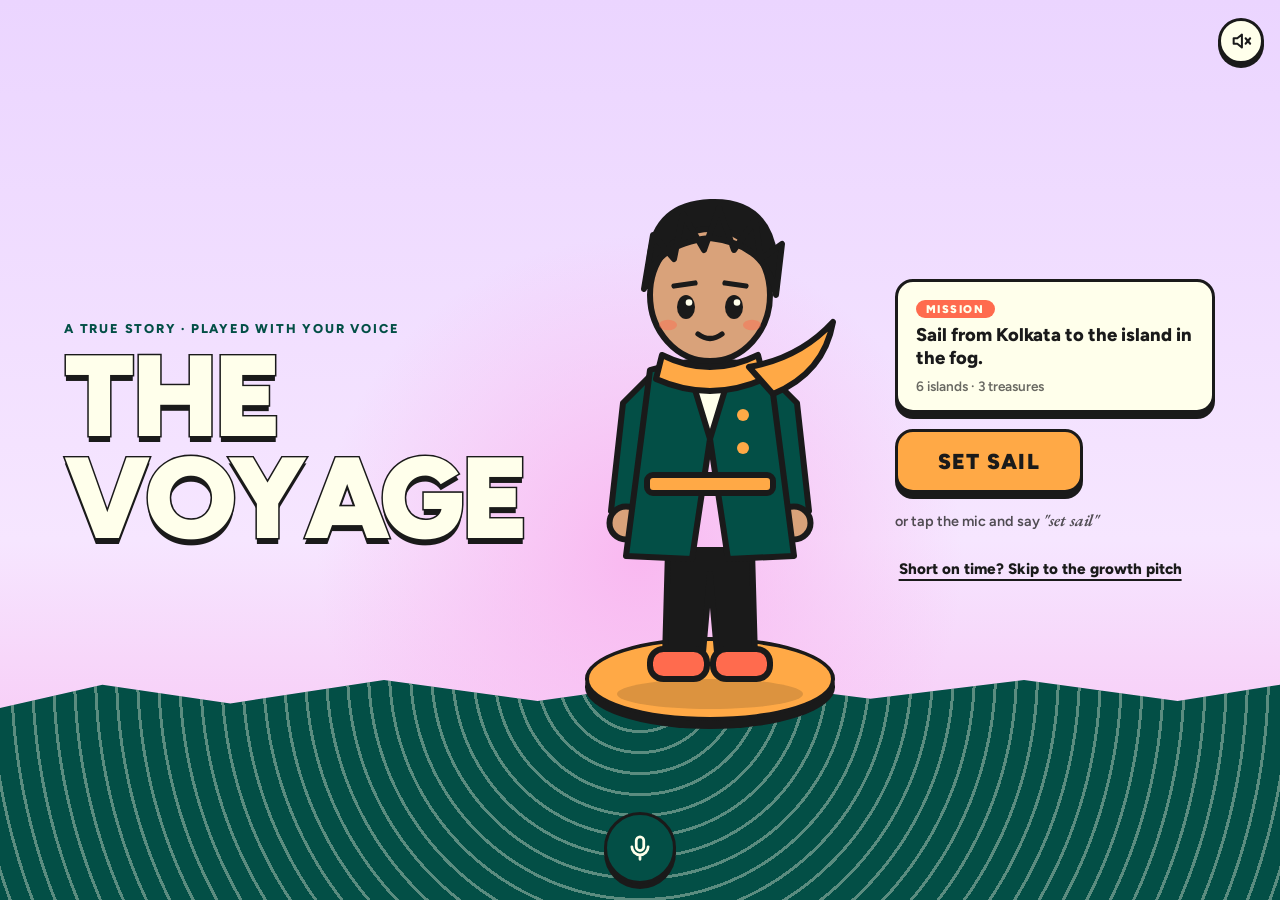
<file: index.html>
<!doctype html>
<html lang="en">
<head>
  <meta charset="utf-8">
  <meta name="viewport" content="width=device-width, initial-scale=1, viewport-fit=cover">
  <title>The Voyage</title>
  <meta name="description" content="A true story from a village in Bihar to Wispr Flow. A game you play with your voice.">
  <link rel="preconnect" href="https://fonts.googleapis.com">
  <link rel="preconnect" href="https://fonts.gstatic.com" crossorigin>
  <link href="https://fonts.googleapis.com/css2?family=EB+Garamond:ital,wght@0,400;0,500;1,400&family=Figtree:wght@400;600;800;900&display=swap" rel="stylesheet">
  <link rel="stylesheet" href="css/game.css">
</head>
<body data-screen="lobby">
  <div id="app">

    <!-- HUD: always on top, like a mobile game -->
    <header class="hud">
      <div class="hud-player">
        <div class="hud-avatar" data-art="portrait"></div>
        <div class="hud-id">
          <p class="hud-name"></p>
          <p class="hud-where">The harbour</p>
        </div>
      </div>
      <div class="hud-right">
        <div class="hud-loot" aria-label="Treasures found">
          <span class="hud-chest" data-art="chest"></span>
          <span class="hud-loot-count">0/3</span>
        </div>
        <button class="hud-btn sound-toggle" type="button" aria-pressed="false" aria-label="Sound off. Turn sound on">
          <svg class="icon-off" viewBox="0 0 24 24" aria-hidden="true"><path d="M4 9h4l5-4v14l-5-4H4z"/><path d="M17 9l5 6M22 9l-5 6"/></svg>
          <svg class="icon-on" viewBox="0 0 24 24" aria-hidden="true"><path d="M4 9h4l5-4v14l-5-4H4z"/><path d="M17 8.5a5 5 0 0 1 0 7M19.5 6a8.5 8.5 0 0 1 0 12"/></svg>
        </button>
      </div>
    </header>

    <!-- Lobby -->
    <section class="screen" id="lobby" aria-label="Lobby">
      <div class="lobby-sea" aria-hidden="true"></div>
      <div class="lobby-title">
        <p class="kicker">A true story · Played with your voice</p>
        <h1>The<br>Voyage</h1>
      </div>
      <div class="lobby-hero">
        <div class="hero-stage" aria-hidden="true"></div>
        <div class="hero" data-art="hero" role="img" aria-label="Nirmal, the captain"></div>
      </div>
      <div class="lobby-panel">
        <div class="mission">
          <p class="mission-label">Mission</p>
          <p class="mission-text">Sail from Kolkata to the island in the fog.</p>
          <p class="mission-meta"><span class="island-count"></span> islands · 3 treasures</p>
        </div>
        <button class="big-btn" type="button" data-action="sail">Set sail</button>
        <p class="hint">or tap the mic and say <em>"set sail"</em></p>
        <button class="skip-btn" type="button" data-action="pitch">Short on time? Skip to the growth pitch</button>
      </div>
    </section>

    <!-- Sea map -->
    <section class="screen" id="map" aria-label="Sea map" hidden>
      <svg class="map-svg" viewBox="0 0 1000 1000" preserveAspectRatio="xMidYMid meet"></svg>
    </section>

    <!-- Island close-up -->
    <section class="screen" id="island" aria-label="Island" hidden>
      <svg class="island-svg" viewBox="0 0 1000 1000" preserveAspectRatio="xMidYMid meet"></svg>
    </section>

    <!-- Inside a place -->
    <section class="screen" id="inside" aria-label="Inside" hidden>
      <div class="inside-art" aria-hidden="true"></div>
    </section>

    <!-- Anime-style dialog box -->
    <div class="dialog" role="dialog" aria-live="polite" hidden>
      <div class="dialog-portrait" aria-hidden="true"></div>
      <div class="dialog-box">
        <p class="dialog-name"></p>
        <p class="dialog-text"></p>
        <span class="dialog-next" aria-hidden="true"></span>
      </div>
    </div>

    <!-- Activity card: a trial, choice, log or demo after a place's dialog -->
    <div class="activity" role="dialog" aria-labelledby="activity-title" hidden>
      <div class="activity-card">
        <p class="activity-kicker"></p>
        <h2 class="activity-title" id="activity-title"></h2>
        <div class="activity-body"></div>
        <button class="big-btn activity-done" type="button">Continue</button>
      </div>
    </div>

    <!-- Treasure / island cleared popup -->
    <div class="reward" role="alertdialog" aria-modal="true" hidden>
      <div class="reward-card">
        <div class="reward-chest" data-art="chest"></div>
        <p class="reward-kicker"></p>
        <h2 class="reward-title"></h2>
        <p class="reward-detail"></p>
        <div class="reward-lesson" hidden>
          <p class="lesson-label">Growth lesson</p>
          <p class="lesson-text"></p>
          <p class="lesson-label">At Wispr Flow</p>
          <p class="lesson-flow"></p>
        </div>
        <button class="big-btn" type="button" data-action="reward-ok">Back to the sea</button>
      </div>
    </div>

    <p class="toast" aria-live="polite"></p>

    <!-- Voice dock -->
    <nav class="dock" aria-label="Controls">
      <p class="dock-transcript" aria-live="polite"></p>
      <div class="dock-row">
        <button class="dock-btn" type="button" data-action="back" aria-label="Back">
          <svg viewBox="0 0 24 24" aria-hidden="true"><path d="M15 6l-6 6 6 6"/></svg>
        </button>
        <button class="mic-btn" type="button" aria-pressed="false" aria-label="Speak a command" hidden>
          <svg viewBox="0 0 24 24" aria-hidden="true"><rect x="9" y="3" width="6" height="11" rx="3"/><path d="M5.5 11a6.5 6.5 0 0 0 13 0M12 17.5V21"/></svg>
        </button>
        <span class="dock-spacer" aria-hidden="true"></span>
      </div>
    </nav>
  </div>

  <script src="js/game-data.js"></script>
  <script src="js/art.js"></script>
  <script src="js/activities.js"></script>
  <script src="js/game.js"></script>
</body>
</html>
</file>
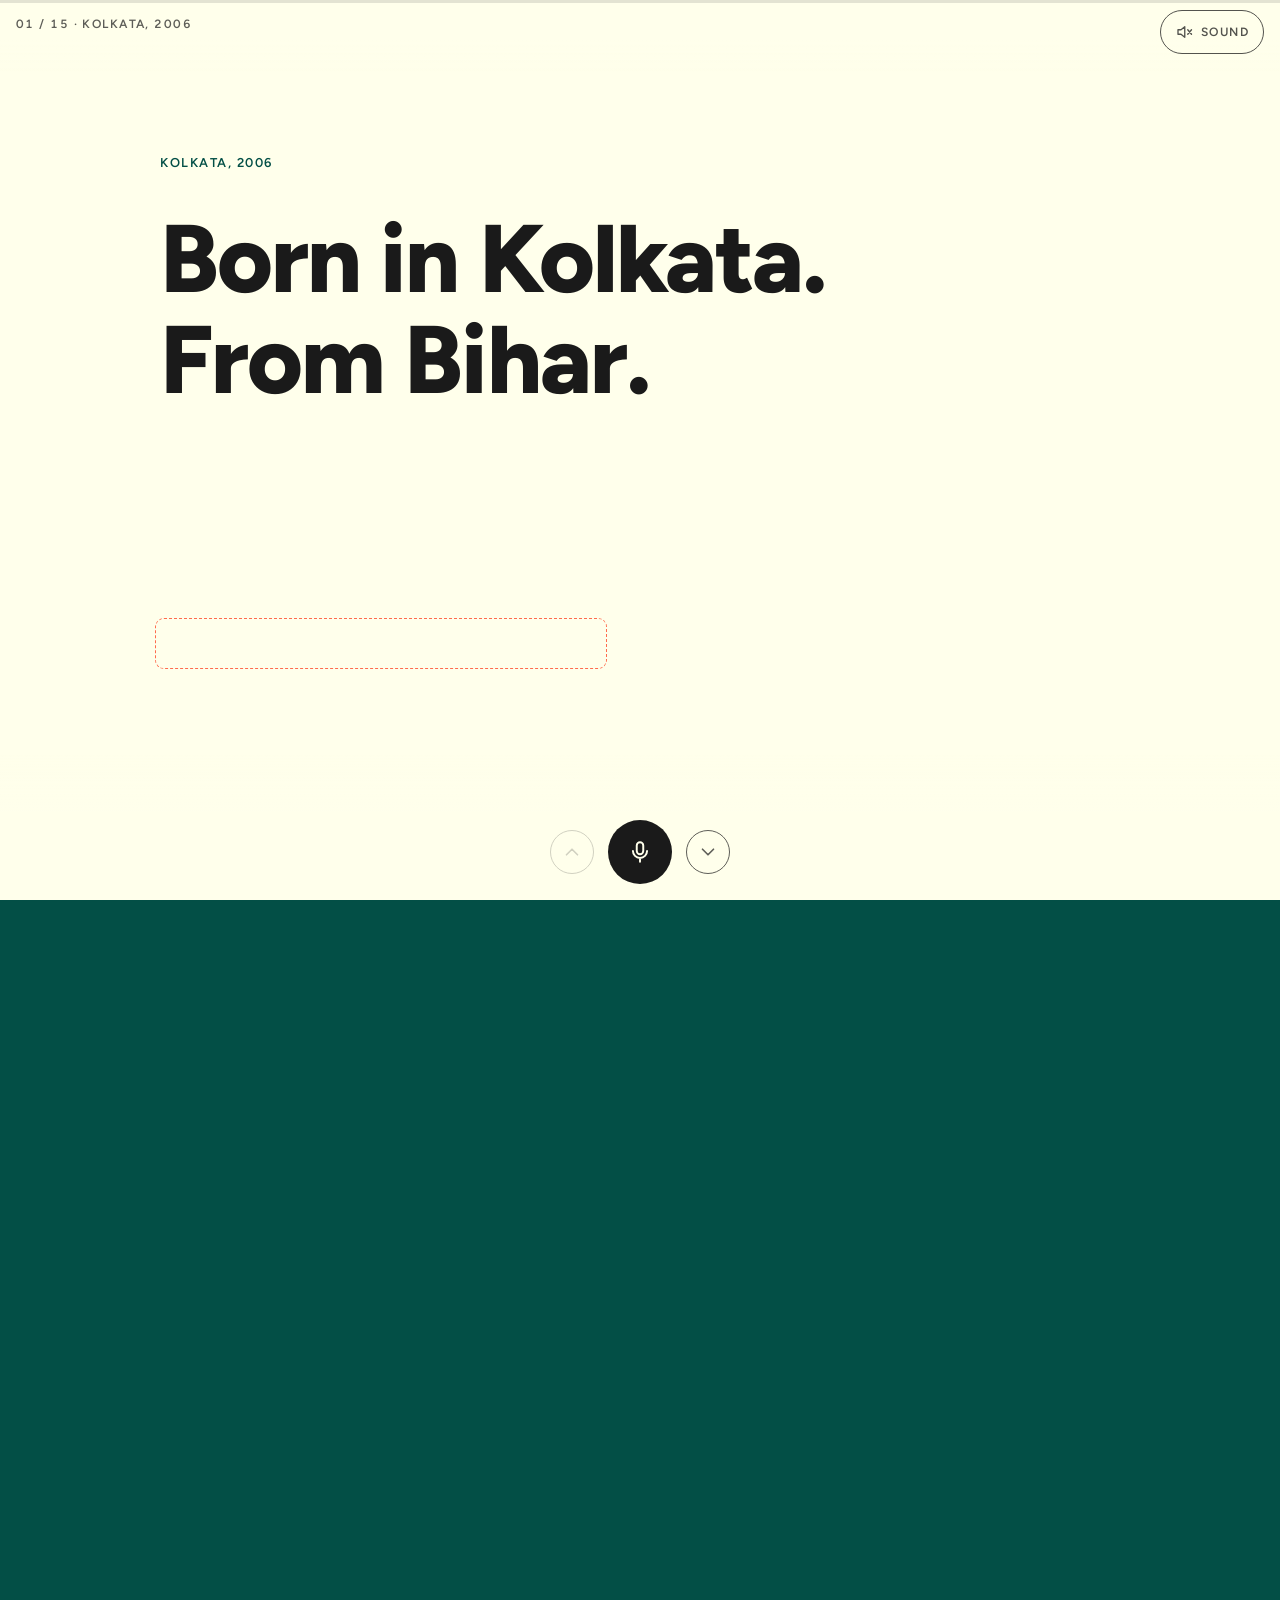
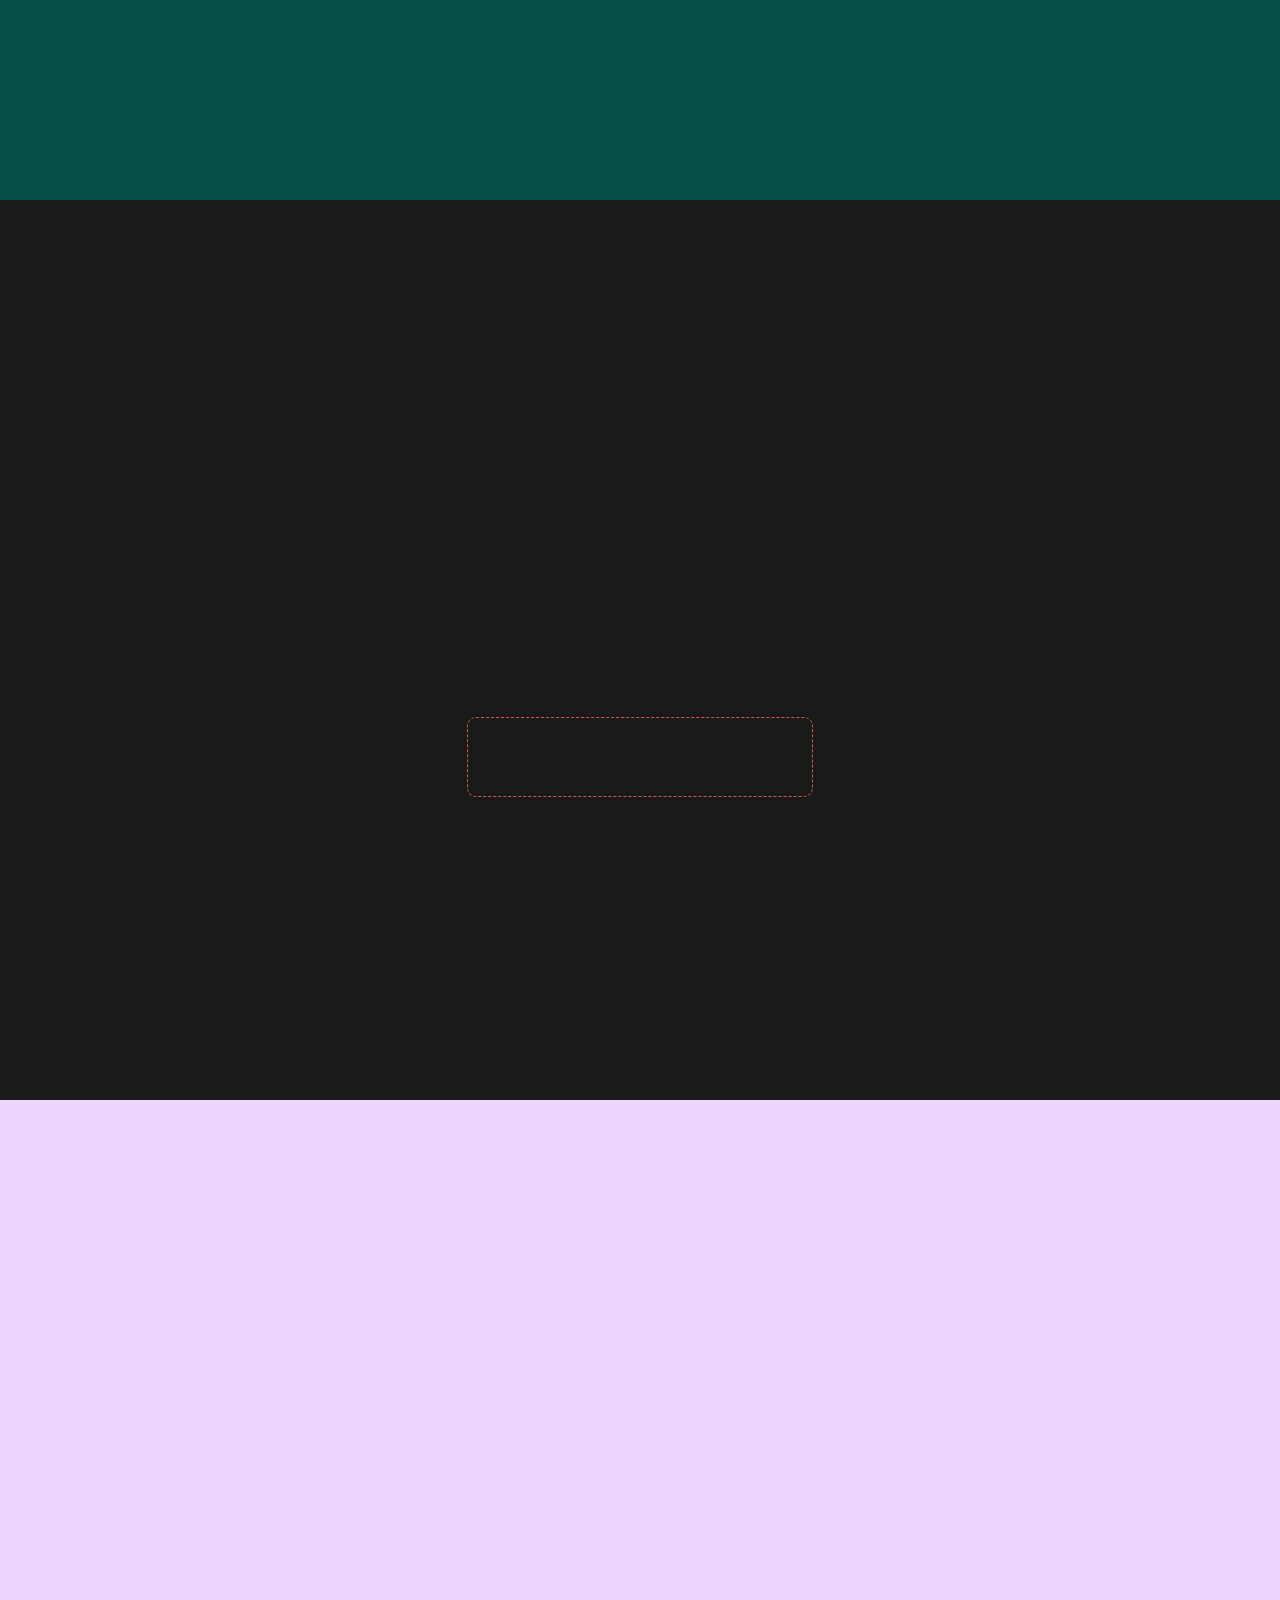
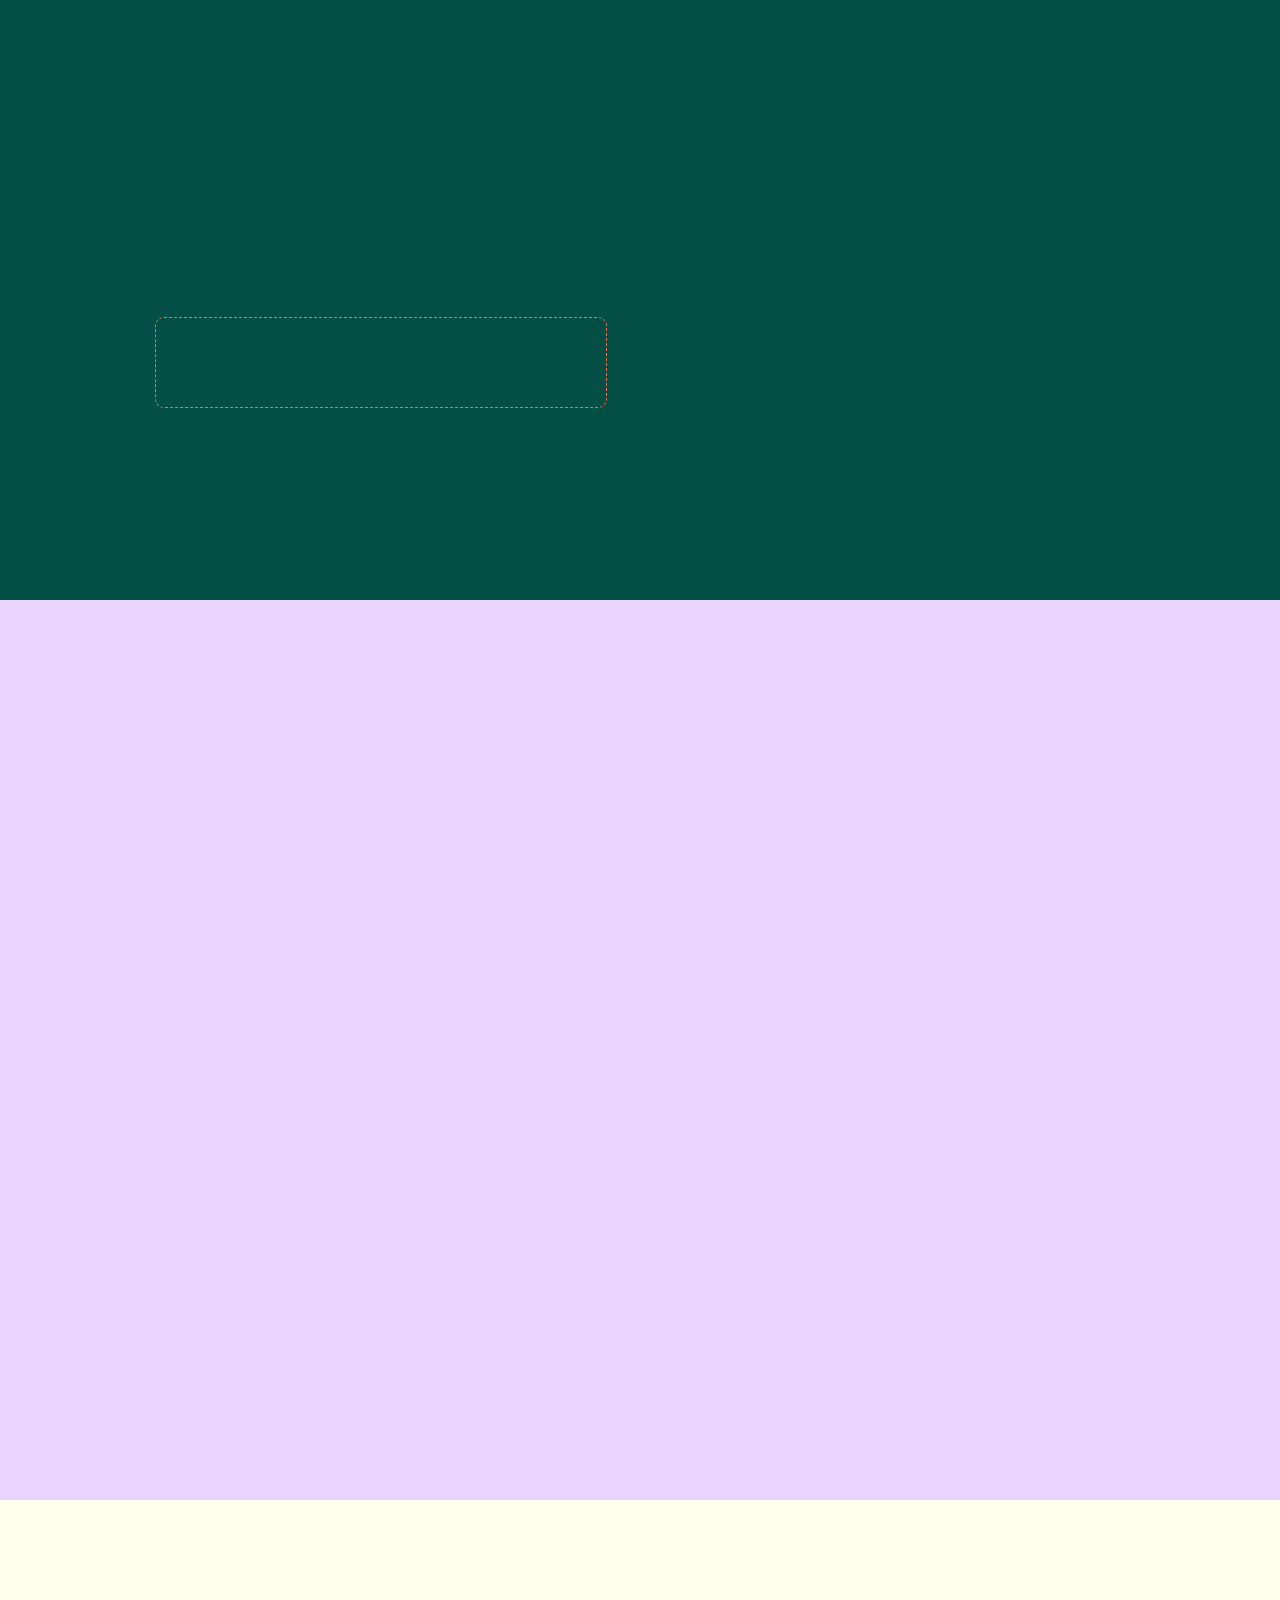
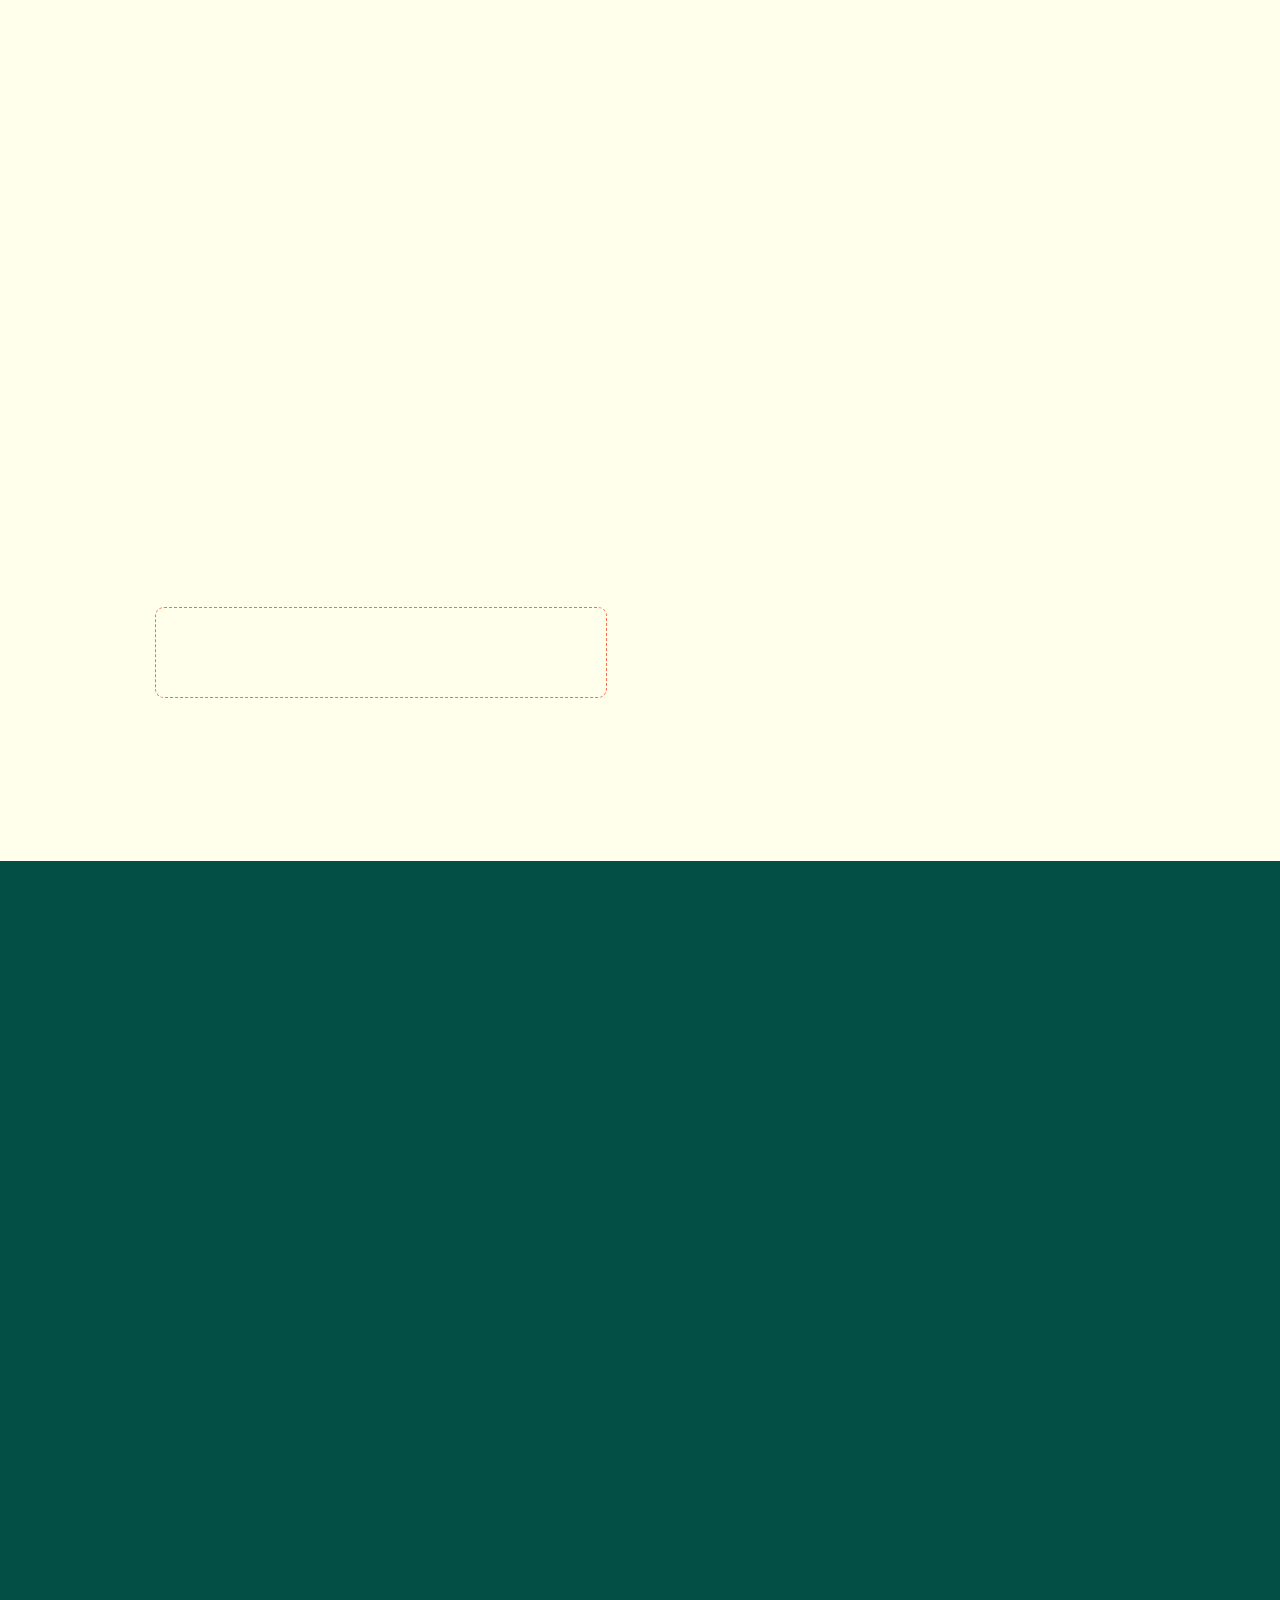
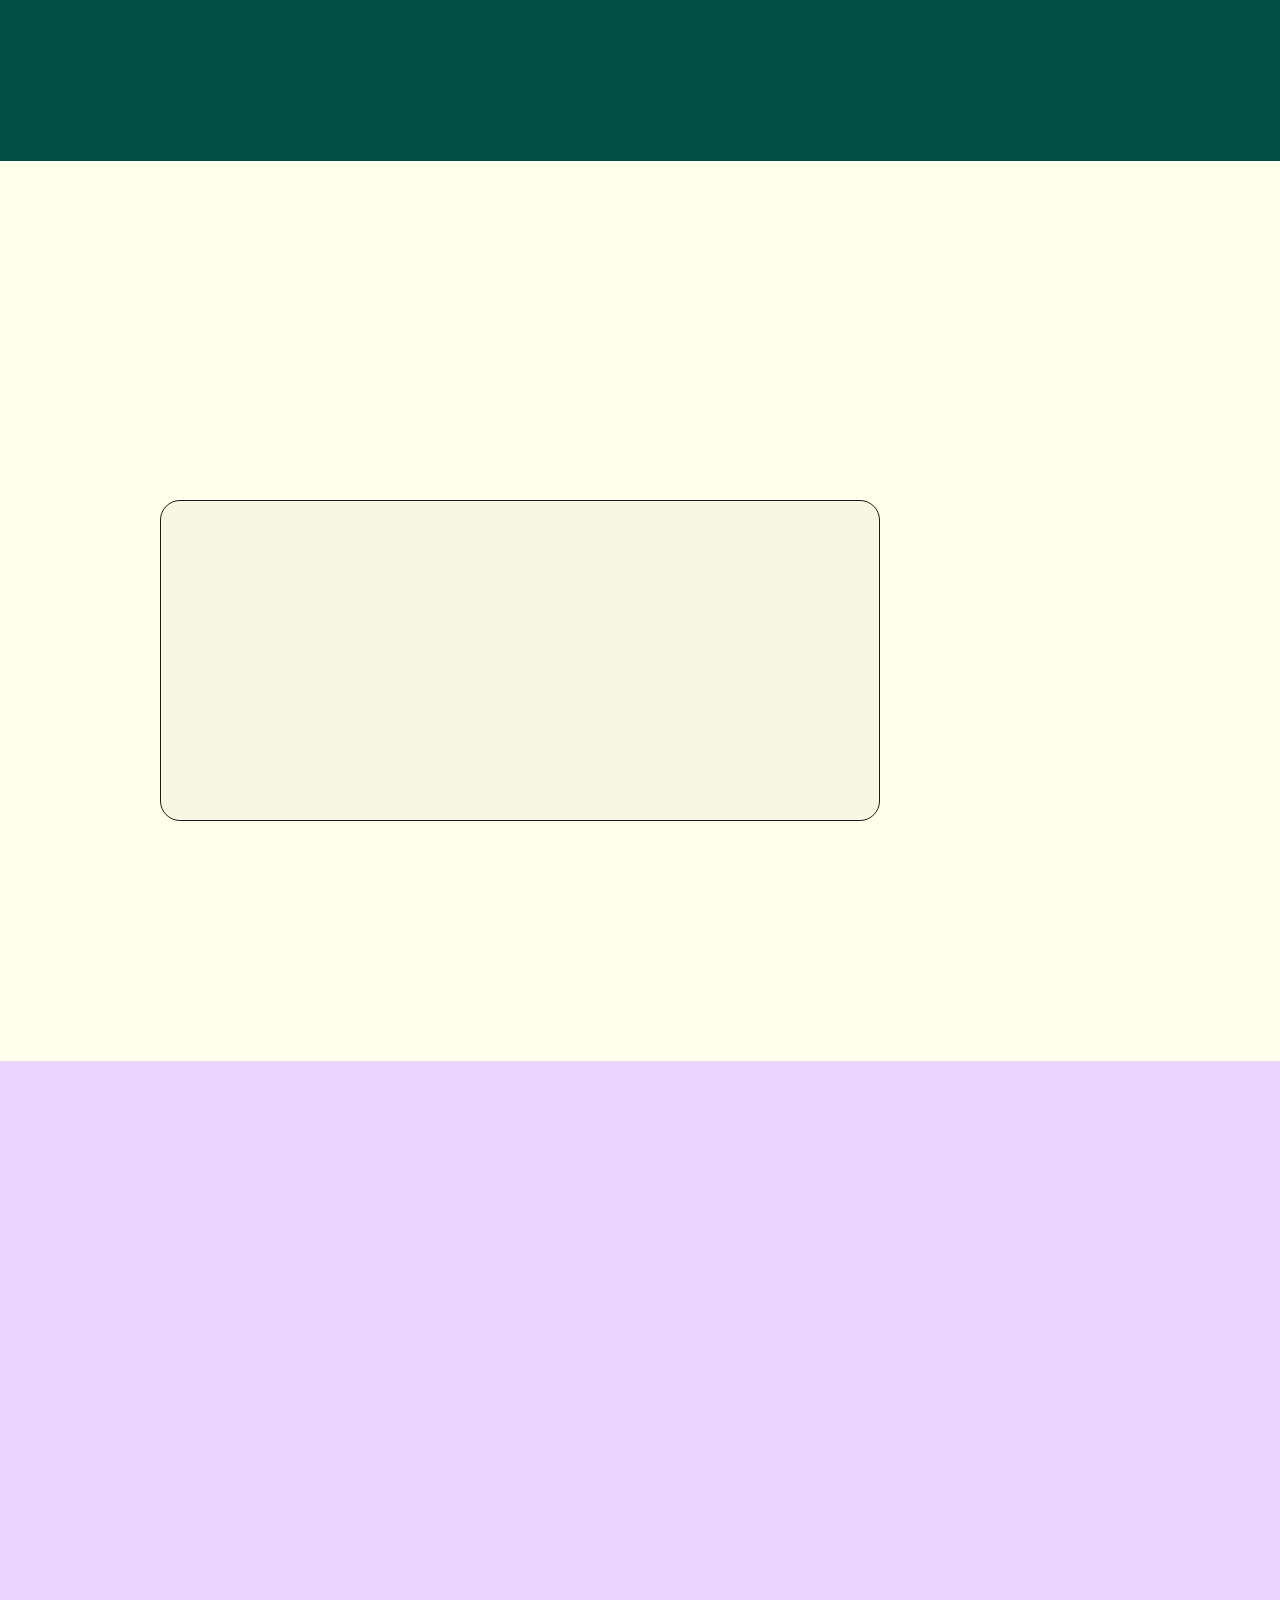
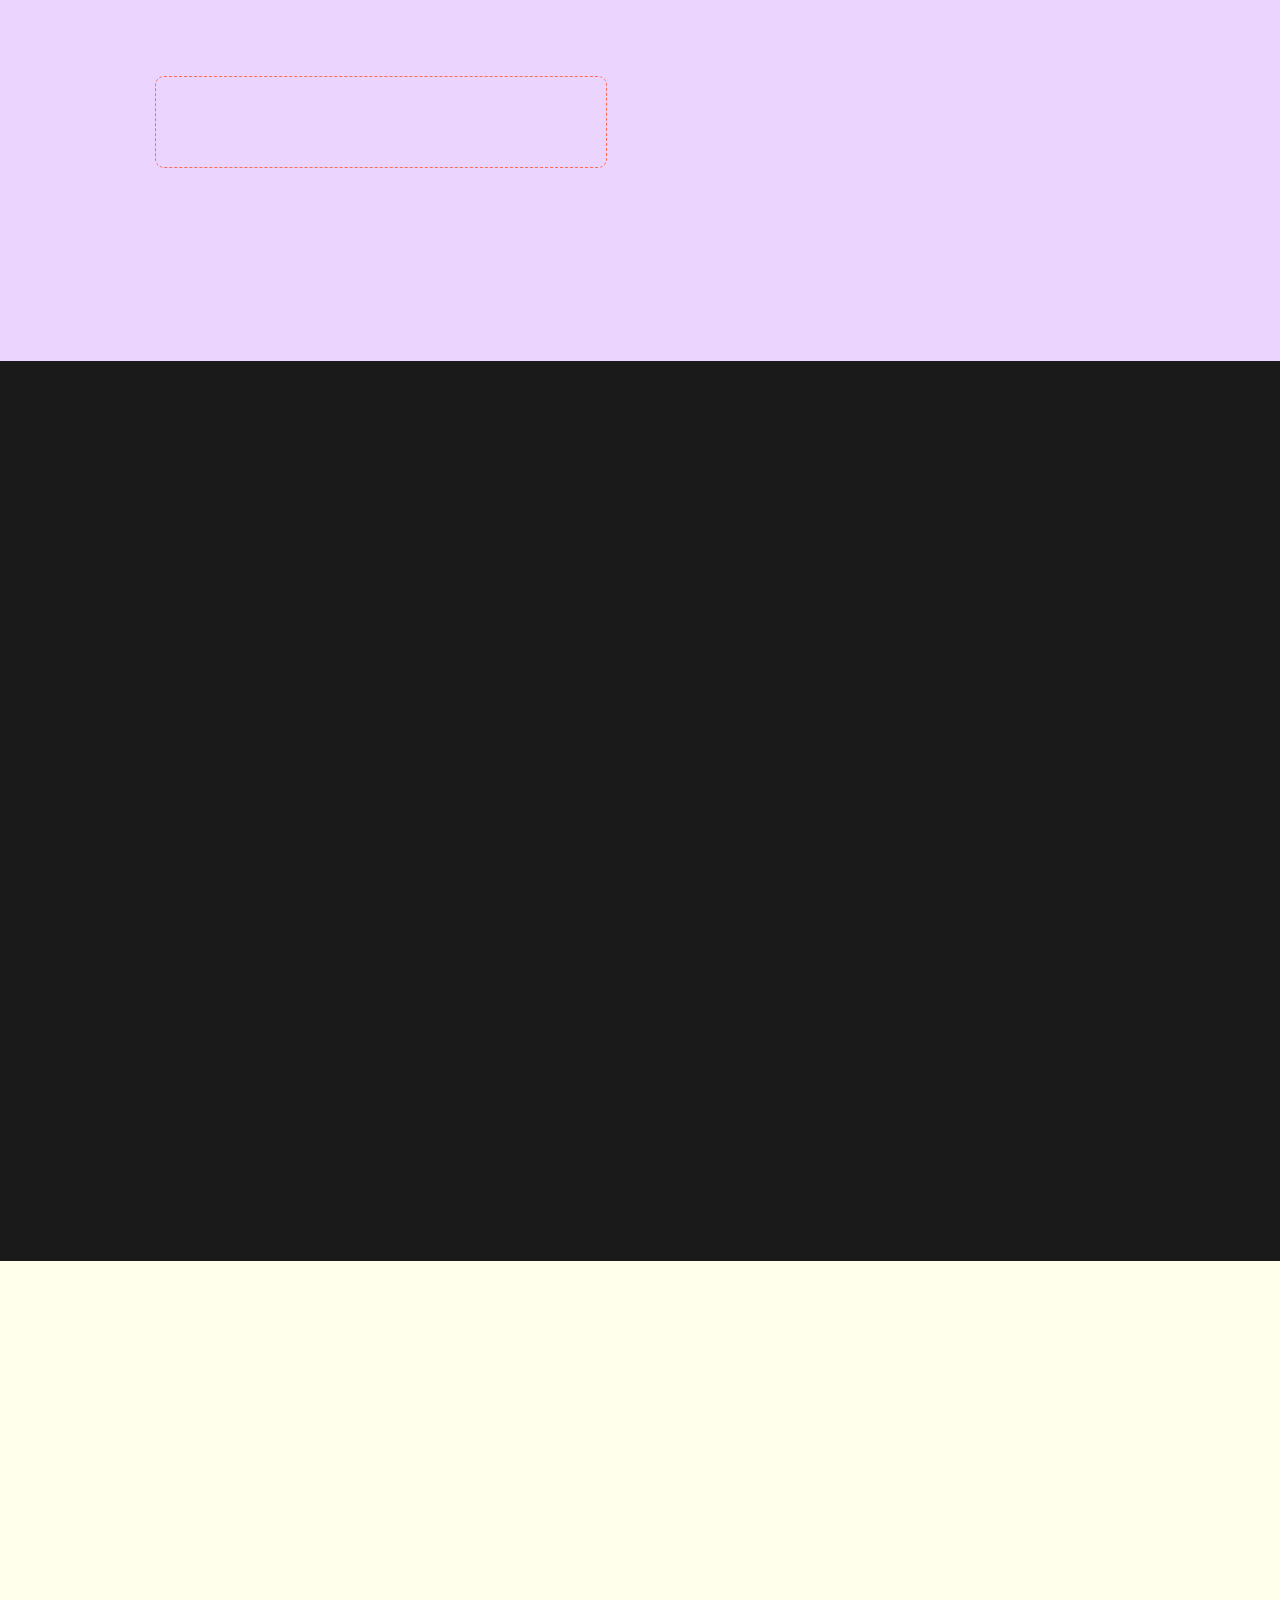
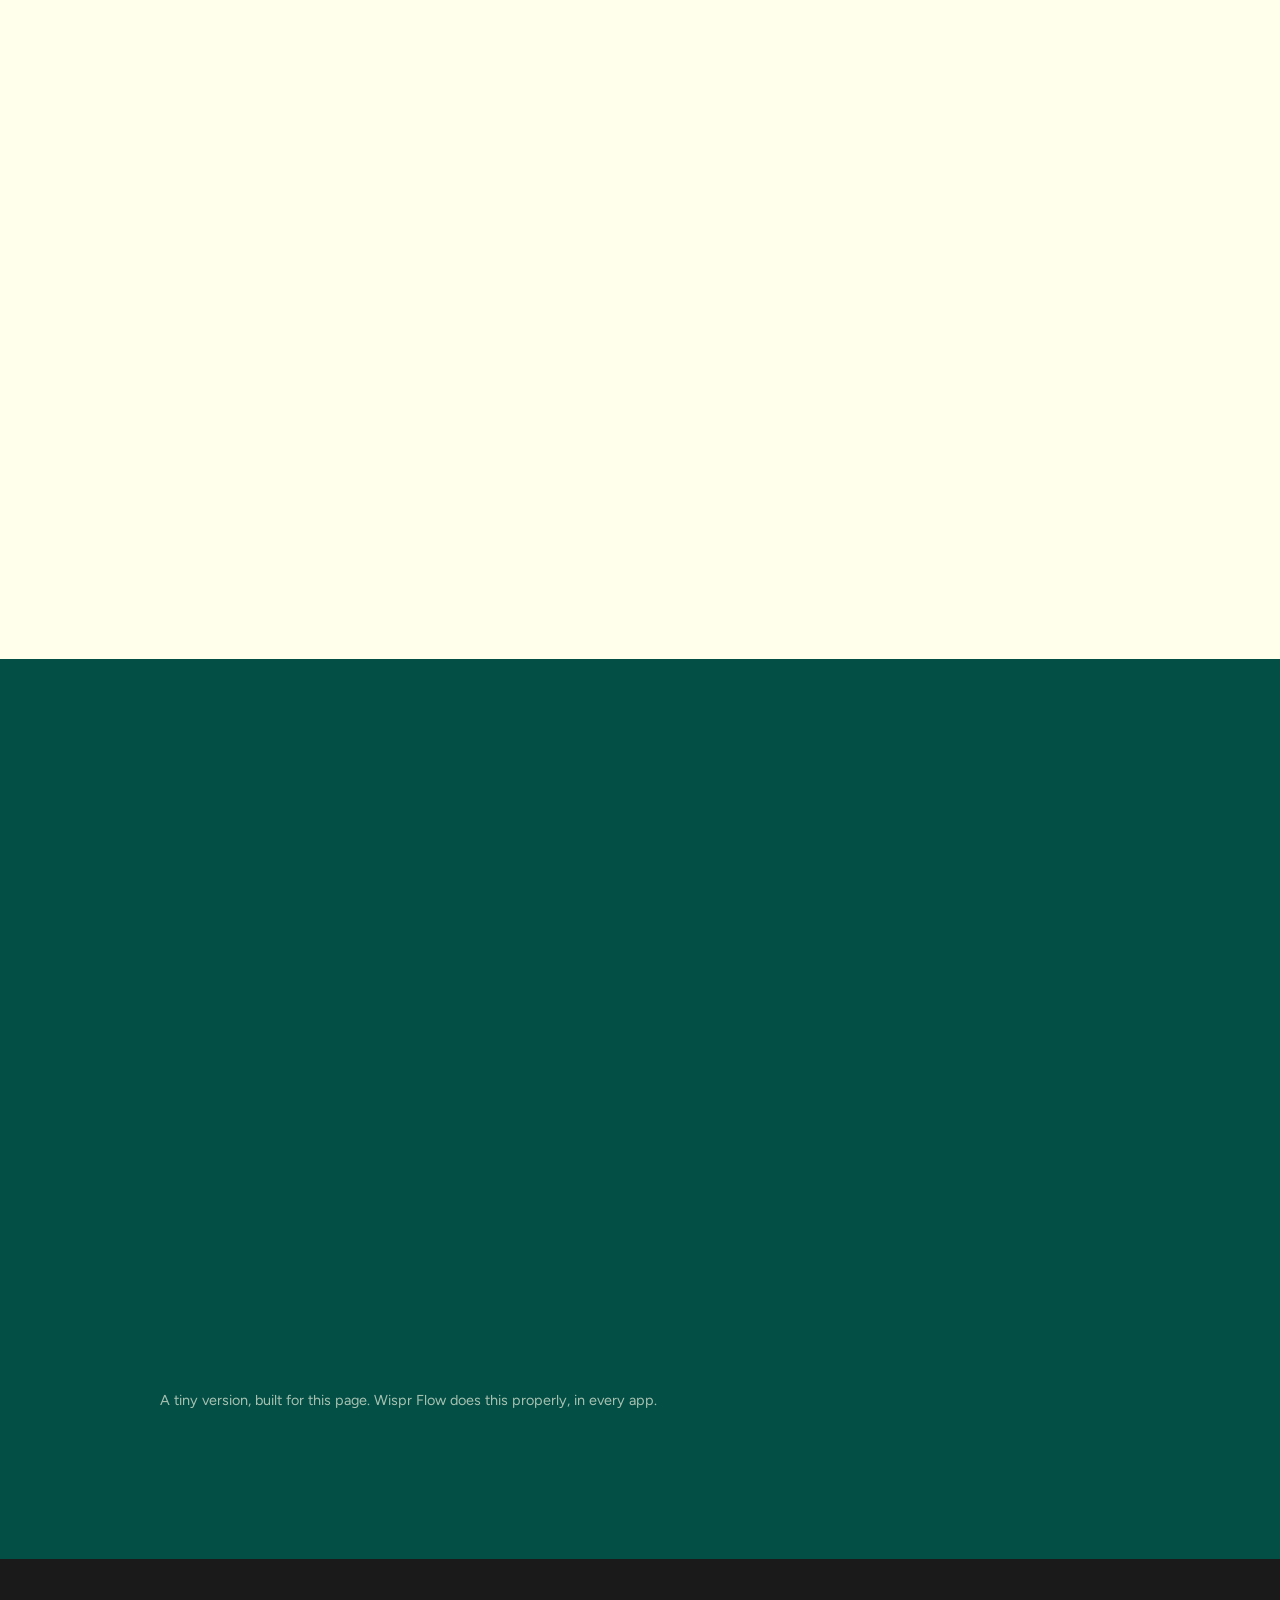
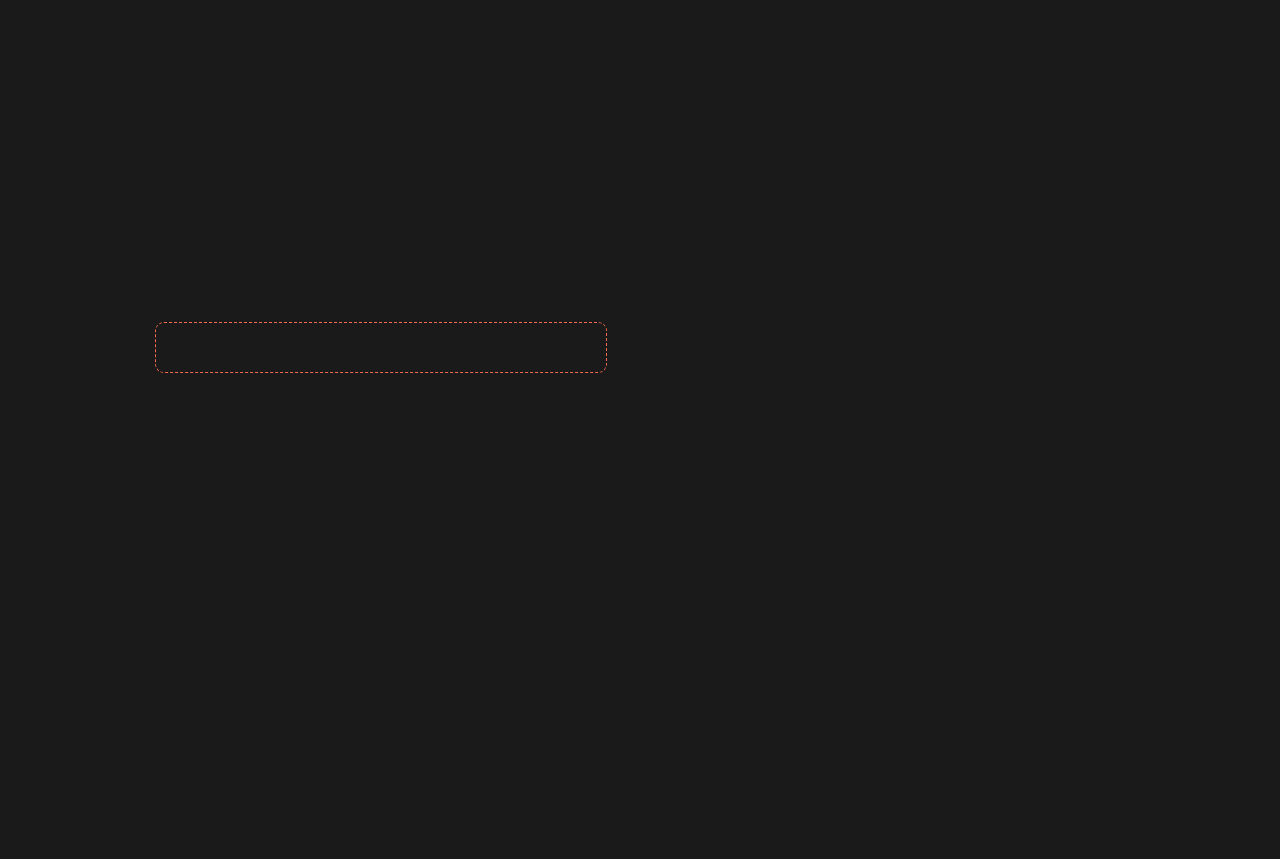
<file: old/index.html>
<!doctype html>
<html lang="en">
<head>
  <meta charset="utf-8">
  <meta name="viewport" content="width=device-width, initial-scale=1">
  <title>Nirmal Kumar</title>
  <meta name="description" content="From a village in Bihar to Wispr Flow. An interactive story, built with voice.">
  <link rel="preconnect" href="https://fonts.googleapis.com">
  <link rel="preconnect" href="https://fonts.gstatic.com" crossorigin>
  <link href="https://fonts.googleapis.com/css2?family=EB+Garamond:ital,wght@0,400;0,500;1,400&family=Figtree:wght@400;600;800&display=swap" rel="stylesheet">
  <link rel="stylesheet" href="css/style.css">
</head>
<body>
  <div class="progress" aria-hidden="true">
    <div class="progress-track"><div class="progress-fill"></div></div>
    <p class="progress-label"></p>
  </div>

  <button class="sound-toggle" type="button" aria-pressed="false" aria-label="Sound off. Turn sound on">
    <svg class="icon-off" viewBox="0 0 24 24" aria-hidden="true"><path d="M4 9h4l5-4v14l-5-4H4z"/><path d="M17 9l5 6M22 9l-5 6"/></svg>
    <svg class="icon-on" viewBox="0 0 24 24" aria-hidden="true"><path d="M4 9h4l5-4v14l-5-4H4z"/><path d="M17 8.5a5 5 0 0 1 0 7M19.5 6a8.5 8.5 0 0 1 0 12"/></svg>
    <span class="sound-text">Sound</span>
  </button>

  <div class="voice-dock">
    <p class="voice-transcript" aria-live="polite"></p>
    <div class="voice-controls">
      <button class="nav-btn" type="button" data-nav="prev" aria-label="Previous scene">
        <svg viewBox="0 0 24 24" aria-hidden="true"><path d="M6 15l6-6 6 6"/></svg>
      </button>
      <button class="mic-btn" type="button" aria-pressed="false" aria-label="Speak a command" hidden>
        <svg viewBox="0 0 24 24" aria-hidden="true"><rect x="9" y="3" width="6" height="11" rx="3"/><path d="M5.5 11a6.5 6.5 0 0 0 13 0M12 17.5V21"/></svg>
      </button>
      <button class="nav-btn" type="button" data-nav="next" aria-label="Next scene">
        <svg viewBox="0 0 24 24" aria-hidden="true"><path d="M6 9l6 6 6-6"/></svg>
      </button>
    </div>
  </div>

  <main id="story">
    <!-- Scenes are built from js/story.js by js/engine.js -->
  </main>

  <script src="js/story.js"></script>
  <script src="js/scenes.js"></script>
  <script src="js/engine.js"></script>
</body>
</html>
</file>
<file: css/game.css>
/* THE VOYAGE: one screen, game style. Palette and type from CLAUDE.md section 3. */
:root {
  --cream: #FFFFEB;
  --green: #034F46;
  --lavender: #EBD5FF;
  --orange: #FFA946;
  --coral: #FF6B4E;
  --pink: #F9B8F0;
  --ink: #1A1A1A;
  /* two helpers for the drawings, mixed from the palette */
  --sand: #FFE3B5;
  --leaf: #1F7A68;

  --font-ui: "Figtree", system-ui, sans-serif;
  --font-story: "EB Garamond", Georgia, serif;
  --gutter: 16px;
  --ease-out: cubic-bezier(0.2, 0.7, 0.2, 1);
}

*, *::before, *::after { box-sizing: border-box; }
[hidden] { display: none !important; }

html, body {
  margin: 0;
  height: 100%;
  overflow: hidden;
  overscroll-behavior: none;
}

body {
  background: var(--lavender);
  color: var(--ink);
  font-family: var(--font-ui);
  -webkit-font-smoothing: antialiased;
  -webkit-tap-highlight-color: transparent;
}

#app {
  position: fixed;
  inset: 0;
  overflow: hidden;
  overflow: clip; /* clip also blocks programmatic scrolling of the game frame */
}

.screen { overflow: hidden; overflow: clip; }

svg { display: block; }

button { font: inherit; color: inherit; }

:focus-visible {
  outline: 3px solid var(--coral);
  outline-offset: 3px;
}

.todo {
  outline: 2px dashed var(--coral);
  outline-offset: 4px;
  border-radius: 4px;
}

/* ---------- Screens ---------- */
.screen {
  position: absolute;
  inset: 0;
  transition: opacity 0.6s ease, transform 0.9s var(--ease-out);
}

.screen.is-leaving { opacity: 0; pointer-events: none; }
.screen.is-entering { opacity: 0; transform: scale(0.94); }

/* ---------- HUD ---------- */
.hud {
  position: absolute;
  z-index: 20;
  top: 0;
  left: 0;
  right: 0;
  display: flex;
  align-items: center;
  justify-content: space-between;
  gap: 12px;
  padding: max(12px, env(safe-area-inset-top)) var(--gutter) 12px;
  pointer-events: none;
}

.hud > * { pointer-events: auto; }

.hud-player {
  display: flex;
  align-items: center;
  gap: 10px;
  padding: 5px 16px 5px 5px;
  border: 3px solid var(--ink);
  border-radius: 999px;
  background: var(--cream);
  box-shadow: 0 4px 0 var(--ink);
  min-width: 0;
}

.hud-avatar {
  flex: none;
  width: 42px;
  height: 42px;
  border-radius: 999px;
  border: 3px solid var(--ink);
  background: var(--orange);
  overflow: hidden;
}

.hud-avatar svg { width: 100%; height: 100%; }

.hud-id { min-width: 0; }

.hud-name,
.hud-where {
  margin: 0;
  white-space: nowrap;
  overflow: hidden;
  text-overflow: ellipsis;
}

.hud-name { font-weight: 900; font-size: 0.95rem; letter-spacing: 0.02em; }
.hud-name span { margin-left: 6px; padding: 1px 7px; border-radius: 999px; background: var(--green); color: var(--cream); font-size: 0.7rem; }
.hud-where { font-size: 0.75rem; font-weight: 600; opacity: 0.7; text-transform: uppercase; letter-spacing: 0.1em; }

.hud-right { display: flex; align-items: center; gap: 8px; }

.hud-loot {
  display: flex;
  align-items: center;
  gap: 6px;
  height: 46px;
  padding: 0 14px 0 8px;
  border: 3px solid var(--ink);
  border-radius: 999px;
  background: var(--cream);
  box-shadow: 0 4px 0 var(--ink);
  font-weight: 900;
}

.hud-chest { width: 32px; }
.hud-loot.is-bumped { animation: bump 0.6s var(--ease-out); }

@keyframes bump {
  30% { transform: scale(1.25) rotate(-4deg); }
}

.hud-btn {
  display: grid;
  place-items: center;
  width: 46px;
  height: 46px;
  border: 3px solid var(--ink);
  border-radius: 999px;
  background: var(--cream);
  box-shadow: 0 4px 0 var(--ink);
  cursor: pointer;
}

.hud-btn svg,
.dock-btn svg,
.mic-btn svg {
  width: 22px;
  height: 22px;
  fill: none;
  stroke: currentColor;
  stroke-width: 2.2;
  stroke-linecap: round;
  stroke-linejoin: round;
}

.sound-toggle .icon-on,
.sound-toggle[aria-pressed="true"] .icon-off { display: none; }
.sound-toggle[aria-pressed="true"] .icon-on { display: block; }
.sound-toggle[aria-pressed="true"] { background: var(--orange); }

/* Hide the HUD details in the lobby: the lobby is its own poster */
body[data-screen="lobby"] .hud-player,
body[data-screen="lobby"] .hud-loot { visibility: hidden; }

/* ---------- Chunky game buttons ---------- */
.big-btn {
  position: relative;
  display: inline-flex;
  align-items: center;
  justify-content: center;
  min-height: 64px;
  padding: 0 40px;
  border: 3px solid var(--ink);
  border-radius: 18px;
  background: var(--orange);
  box-shadow: 0 6px 0 var(--ink);
  font-weight: 900;
  font-size: 1.35rem;
  letter-spacing: 0.06em;
  text-transform: uppercase;
  cursor: pointer;
  overflow: hidden;
  transition: transform 0.12s ease, box-shadow 0.12s ease;
}

.big-btn::after {
  content: "";
  position: absolute;
  top: 0;
  left: -60%;
  width: 40%;
  height: 100%;
  background: linear-gradient(100deg, transparent, rgba(255, 255, 235, 0.7), transparent);
  transform: skewX(-20deg);
  animation: shine 3.2s ease-in-out infinite;
}

@keyframes shine {
  0%, 60% { left: -60%; }
  100% { left: 130%; }
}

.big-btn:active { transform: translateY(4px); box-shadow: 0 2px 0 var(--ink); }

/* ---------- Lobby ---------- */
#lobby {
  display: grid;
  grid-template-columns: 1fr minmax(240px, 1fr) 1fr;
  grid-template-areas: "title hero panel";
  align-items: center;
  gap: 24px;
  padding: 90px clamp(16px, 5vw, 64px) 120px;
  background:
    radial-gradient(circle at 50% 62%, var(--pink) 0, transparent 38%),
    linear-gradient(var(--lavender), #F6E6FF 60%, var(--pink));
}

.lobby-sea {
  position: absolute;
  inset: auto 0 0 0;
  height: 26%;
  background:
    repeating-radial-gradient(circle at 50% 0, transparent 0 18px, rgba(255, 255, 235, 0.35) 18px 21px),
    var(--green);
  border-top: 4px solid var(--ink);
  clip-path: polygon(0 18%, 8% 8%, 18% 16%, 30% 6%, 42% 15%, 55% 5%, 68% 14%, 80% 6%, 92% 15%, 100% 8%, 100% 100%, 0 100%);
}

.lobby-title { grid-area: title; position: relative; }

.kicker {
  margin: 0 0 10px;
  font-size: 0.8rem;
  font-weight: 800;
  letter-spacing: 0.14em;
  text-transform: uppercase;
  color: var(--green);
}

.lobby-title h1 {
  margin: 0;
  font-weight: 900;
  font-size: clamp(3.4rem, 9vw, 7.5rem);
  line-height: 0.88;
  letter-spacing: -0.03em;
  text-transform: uppercase;
  color: var(--cream);
  -webkit-text-stroke: 3px var(--ink);
  paint-order: stroke fill;
  text-shadow: 0 6px 0 var(--ink);
}

.lobby-hero {
  grid-area: hero;
  position: relative;
  display: grid;
  place-items: end center;
  height: min(58vh, 520px);
}

.hero-stage {
  position: absolute;
  bottom: -5%;
  width: 78%;
  aspect-ratio: 3 / 1;
  border: 4px solid var(--ink);
  border-radius: 50%;
  background: var(--orange);
  box-shadow: 0 8px 0 var(--ink);
}

.hero {
  position: relative;
  height: 100%;
  aspect-ratio: 200 / 360;
  animation: idle 3s ease-in-out infinite;
}

.hero svg { width: 100%; height: 100%; overflow: visible; }

@keyframes idle {
  50% { transform: translateY(-8px); }
}

.hero .hero-scarf {
  transform-origin: 100px 128px;
  animation: scarf 2.4s ease-in-out infinite;
}

@keyframes scarf {
  50% { transform: rotate(-4deg); }
}

.lobby-panel {
  grid-area: panel;
  position: relative;
  display: flex;
  flex-direction: column;
  align-items: flex-start;
  gap: 16px;
}

.mission {
  width: 100%;
  max-width: 320px;
  padding: 16px 18px;
  border: 3px solid var(--ink);
  border-radius: 18px;
  background: var(--cream);
  box-shadow: 0 6px 0 var(--ink);
}

.mission-label {
  display: inline-block;
  margin: 0 0 6px;
  padding: 2px 10px;
  border-radius: 999px;
  background: var(--coral);
  color: var(--cream);
  font-size: 0.7rem;
  font-weight: 900;
  letter-spacing: 0.14em;
  text-transform: uppercase;
}

.mission-text { margin: 0; font-weight: 800; font-size: 1.15rem; line-height: 1.25; }
.mission-meta { margin: 8px 0 0; font-size: 0.85rem; font-weight: 600; opacity: 0.65; }

.skip-btn {
  min-height: 44px;
  padding: 0 4px;
  border: none;
  background: none;
  font-weight: 800;
  font-size: 0.95rem;
  text-decoration: underline;
  text-decoration-thickness: 2px;
  text-underline-offset: 5px;
  cursor: pointer;
}

@media (max-width: 760px) {
  .skip-btn { color: var(--cream); }
}

.hint { margin: 0; font-size: 0.9rem; font-weight: 600; opacity: 0.75; }
.hint em { font-family: var(--font-story); font-size: 1.05rem; }

@media (max-width: 760px) {
  #lobby {
    grid-template-columns: 1fr;
    grid-template-rows: auto 1fr auto;
    grid-template-areas: "title" "hero" "panel";
    gap: 8px;
    padding: 80px var(--gutter) 110px;
    text-align: center;
  }

  .lobby-title h1 { font-size: clamp(3rem, 16vw, 4.5rem); }
  .lobby-hero { height: 100%; min-height: 0; max-height: 46vh; align-self: center; }
  .lobby-sea { height: 22%; }
  .hint { display: none; }
  .lobby-panel { align-items: center; gap: 10px; }
  .mission { display: none; }
  .big-btn { width: 100%; max-width: 340px; }
}

/* ---------- Map ---------- */
#map,
#island { background: var(--lavender); }

.map-svg,
.island-svg {
  position: absolute;
  top: 70px;
  bottom: 100px;
  left: 0;
  width: 100%;
  height: calc(100% - 170px);
  transition: transform 1s var(--ease-out);
  overflow: visible;
}

.wave { animation: wave 3.5s ease-in-out infinite; animation-delay: var(--d); }

@keyframes wave {
  50% { transform: translateX(10px); opacity: 0.3; }
}

.route {
  fill: none;
  stroke: var(--ink);
  stroke-width: 4;
  stroke-dasharray: 2 14;
  stroke-linecap: round;
  opacity: 0.55;
}

.map-island { cursor: pointer; }
.map-island .island-art { transition: transform 0.3s var(--ease-out); transform-box: fill-box; transform-origin: center; }
.map-island:hover .island-art,
.map-island:focus-visible .island-art { transform: scale(1.06); }
.map-island:focus-visible { outline: none; }
.map-island.is-locked { cursor: not-allowed; }
.map-island.is-locked .island-art { filter: saturate(0.25); opacity: 0.6; }

.flag-pill { fill: var(--cream); stroke: var(--ink); stroke-width: 3; }
.map-island.is-next .flag-pill { fill: var(--orange); }
.map-island.is-cleared .flag-pill { fill: var(--green); }
.map-island.is-cleared .flag-text { fill: var(--cream); }

.flag-text {
  font-family: var(--font-ui);
  font-weight: 900;
  font-size: 26px;
  letter-spacing: 0.02em;
  text-anchor: middle;
  dominant-baseline: central;
  fill: var(--ink);
}

.flag-sub {
  font-family: var(--font-ui);
  font-weight: 700;
  font-size: 24px;
  text-anchor: middle;
  fill: var(--ink);
  opacity: 0.7;
}

.next-ring {
  fill: none;
  stroke: var(--coral);
  stroke-width: 5;
  transform-box: fill-box;
  transform-origin: center;
  animation: ring 1.6s ease-out infinite;
}

@keyframes ring {
  from { transform: scale(0.7); opacity: 1; }
  to { transform: scale(1.3); opacity: 0; }
}

.ship { transition: transform 0.9s var(--ease-out); }
.ship-bob { animation: bob 2.6s ease-in-out infinite; }

@keyframes bob {
  50% { transform: translateY(-5px) rotate(-3deg); }
}

.fog { animation: drift 7s ease-in-out infinite; }

@keyframes drift {
  50% { transform: translateX(14px); }
}

/* ---------- Island ---------- */
.place { cursor: pointer; }
.place .place-art { transition: transform 0.25s var(--ease-out); transform-box: fill-box; transform-origin: center bottom; }
.place:hover .place-art,
.place:focus-visible .place-art { transform: scale(1.08) translateY(-4px); }
.place:focus-visible { outline: none; }

.place-pill { fill: var(--cream); stroke: var(--ink); stroke-width: 3; }
.place.is-done .place-pill { fill: var(--green); }
.place.is-done .flag-text { fill: var(--cream); }
.place-marker { fill: var(--coral); stroke: var(--ink); stroke-width: 3; }
.place.is-done .place-marker { fill: var(--green); }

/* ---------- Inside ---------- */
#inside {
  display: grid;
  place-items: center;
  padding: 80px var(--gutter) 260px;
}

#inside[data-mood="day"] { background: radial-gradient(circle at 50% 40%, var(--cream) 0, var(--lavender) 70%); }
#inside[data-mood="night"] { background: radial-gradient(circle at 50% 40%, #2A2A36 0, var(--ink) 70%); color: var(--cream); }
#inside[data-mood="storm"] { background: linear-gradient(#123B36, var(--ink)); color: var(--cream); }

.inside-art { width: min(70vw, 420px); aspect-ratio: 1; position: relative; }
.inside-art svg { width: 100%; height: 100%; overflow: visible; }
.inside-art .place-art { animation: float 4s ease-in-out infinite; transform-box: fill-box; transform-origin: center; }

@keyframes float {
  50% { transform: translateY(-10px); }
}

.sparkle { fill: var(--cream); animation: twinkle 2.4s ease-in-out infinite; animation-delay: var(--d); }

@keyframes twinkle {
  50% { opacity: 0.15; }
}

.rain {
  position: absolute;
  inset: -30%;
  background: repeating-linear-gradient(105deg, transparent 0 22px, rgba(255, 255, 235, 0.25) 22px 24px);
  animation: rain 0.5s linear infinite;
  pointer-events: none;
}

@keyframes rain {
  to { transform: translate(-12px, 48px); }
}

/* ---------- Dialog (anime / visual-novel style) ---------- */
.dialog {
  position: absolute;
  z-index: 25;
  left: 50%;
  bottom: calc(108px + env(safe-area-inset-bottom));
  width: min(calc(100% - 2 * var(--gutter)), 760px);
  transform: translateX(-50%);
  display: flex;
  align-items: flex-end;
  gap: 0;
  cursor: pointer;
  animation: dialog-in 0.35s var(--ease-out);
}

@keyframes dialog-in {
  from { opacity: 0; transform: translate(-50%, 24px); }
}

.dialog-portrait {
  flex: none;
  position: relative;
  z-index: 1;
  width: 96px;
  height: 96px;
  margin-right: -14px;
  margin-bottom: 34px;
  border: 3px solid var(--ink);
  border-radius: 22px;
  background: var(--orange);
  box-shadow: 0 5px 0 var(--ink);
  overflow: hidden;
}

.dialog[data-who="Narrator"] .dialog-portrait { background: var(--lavender); padding: 8px; }
.dialog-portrait svg { width: 100%; height: 100%; }

.dialog-box {
  position: relative;
  flex: 1;
  min-height: 140px;
  padding: 26px 26px 34px 34px;
  border: 3px solid var(--ink);
  border-radius: 20px;
  background: var(--cream);
  color: var(--ink);
  box-shadow: 0 6px 0 var(--ink);
}

.dialog-name {
  position: absolute;
  top: -18px;
  left: 28px;
  margin: 0;
  padding: 4px 14px;
  border: 3px solid var(--ink);
  border-radius: 10px;
  background: var(--green);
  color: var(--cream);
  font-weight: 900;
  font-size: 0.85rem;
  letter-spacing: 0.1em;
  text-transform: uppercase;
}

.dialog[data-who="Narrator"] .dialog-name { background: var(--ink); }

.dialog-text {
  margin: 0;
  font-family: var(--font-story);
  font-size: clamp(1.2rem, 3.4vw, 1.5rem);
  line-height: 1.4;
}

.dialog[data-who="Narrator"] .dialog-text { font-style: italic; }

.dialog-text .word { opacity: 0; filter: blur(3px); transition: opacity 0.2s ease, filter 0.3s ease; }
.dialog-text .word.on { opacity: 1; filter: none; }

.dialog-next {
  position: absolute;
  right: 18px;
  bottom: 12px;
  width: 0;
  height: 0;
  border-left: 9px solid transparent;
  border-right: 9px solid transparent;
  border-top: 12px solid var(--coral);
  opacity: 0;
}

.dialog.is-ready .dialog-next { opacity: 1; animation: nudge 0.9s ease-in-out infinite; }

@keyframes nudge {
  50% { transform: translateY(5px); }
}

@media (max-width: 540px) {
  .dialog-portrait { width: 72px; height: 72px; border-radius: 18px; margin-bottom: 60px; }
  .dialog-box { padding: 24px 18px 30px 26px; min-height: 150px; }
}

/* ---------- Reward ---------- */
.reward {
  position: absolute;
  z-index: 30;
  inset: 0;
  display: grid;
  place-items: center;
  padding: var(--gutter);
  background: rgba(26, 26, 26, 0.55);
  animation: fade 0.3s ease;
}

@keyframes fade { from { opacity: 0; } }

.reward-card {
  position: relative;
  width: min(100%, 380px);
  padding: 30px 26px 26px;
  border: 3px solid var(--ink);
  border-radius: 26px;
  background:
    repeating-conic-gradient(from 0deg at 50% 30%, var(--cream) 0 10deg, #FFF3C9 10deg 20deg);
  box-shadow: 0 8px 0 var(--ink);
  text-align: center;
  animation: pop 0.5s var(--ease-out);
}

@keyframes pop {
  from { transform: scale(0.6) rotate(-4deg); opacity: 0; }
}

.reward-chest { width: 120px; margin: 0 auto 6px; animation: bump 1.2s var(--ease-out) 0.3s; }
.reward-kicker { margin: 0; font-weight: 900; font-size: 0.8rem; letter-spacing: 0.16em; text-transform: uppercase; color: var(--coral); }
.reward-title { margin: 4px 0 6px; font-weight: 900; font-size: 2.2rem; line-height: 1; }
.reward-detail { margin: 0 0 20px; font-family: var(--font-story); font-size: 1.15rem; }
.reward-card { max-height: 100%; overflow-y: auto; }

.reward-lesson {
  margin: -6px 0 18px;
  padding: 14px 16px;
  border: 3px solid var(--ink);
  border-radius: 16px;
  background: var(--cream);
  text-align: left;
}

.lesson-label {
  margin: 0;
  font-size: 0.7rem;
  font-weight: 900;
  letter-spacing: 0.14em;
  text-transform: uppercase;
  color: var(--green);
}

.lesson-text,
.lesson-flow {
  margin: 2px 0 10px;
  font-family: var(--font-story);
  font-size: 1.05rem;
  line-height: 1.35;
}

.lesson-flow { margin-bottom: 0; }

.reward .big-btn { width: 100%; font-size: 1.05rem; min-height: 56px; }

/* ---------- Toast ---------- */
.toast {
  position: absolute;
  z-index: 26;
  top: 84px;
  left: 50%;
  margin: 0;
  padding: 10px 18px;
  border: 3px solid var(--ink);
  border-radius: 999px;
  background: var(--cream);
  box-shadow: 0 4px 0 var(--ink);
  font-weight: 800;
  white-space: nowrap;
  transform: translate(-50%, -20px);
  opacity: 0;
  pointer-events: none;
  transition: opacity 0.25s ease, transform 0.25s var(--ease-out);
}

.toast.is-shown { opacity: 1; transform: translate(-50%, 0); }

/* ---------- Dock ---------- */
.dock {
  position: absolute;
  z-index: 24;
  left: 0;
  right: 0;
  bottom: 0;
  display: flex;
  flex-direction: column;
  align-items: center;
  gap: 10px;
  padding: 0 var(--gutter) max(16px, env(safe-area-inset-bottom));
  pointer-events: none;
}

.dock-transcript {
  margin: 0;
  max-width: min(100%, 40ch);
  padding: 6px 14px;
  border: 3px solid var(--ink);
  border-radius: 14px;
  background: var(--cream);
  font-family: var(--font-story);
  font-style: italic;
  font-size: 1.1rem;
  text-align: center;
  opacity: 0;
  transform: translateY(8px);
  transition: opacity 0.25s ease, transform 0.25s ease;
}

.dock-transcript.is-shown { opacity: 1; transform: none; }

.dock-row {
  display: flex;
  align-items: center;
  gap: 18px;
  pointer-events: auto;
}

.dock-btn,
.dock-spacer {
  width: 52px;
  height: 52px;
}

.dock-btn {
  display: grid;
  place-items: center;
  border: 3px solid var(--ink);
  border-radius: 16px;
  background: var(--cream);
  box-shadow: 0 4px 0 var(--ink);
  cursor: pointer;
}

body[data-screen="lobby"] .dock-btn { visibility: hidden; }

.mic-btn {
  position: relative;
  display: grid;
  place-items: center;
  width: 72px;
  height: 72px;
  border: 3px solid var(--ink);
  border-radius: 999px;
  background: var(--green);
  color: var(--cream);
  box-shadow: 0 5px 0 var(--ink);
  cursor: pointer;
}

.mic-btn svg { width: 30px; height: 30px; }
.mic-btn[aria-pressed="true"] { background: var(--coral); }

.mic-btn[aria-pressed="true"]::after {
  content: "";
  position: absolute;
  inset: -9px;
  border-radius: inherit;
  border: 3px solid var(--coral);
  animation: ring 1.3s ease-out infinite;
}

.dock-btn:active,
.mic-btn:active,
.hud-btn:active { transform: translateY(3px); box-shadow: 0 1px 0 var(--ink); }

/* ---------- Activity card ---------- */
.activity {
  position: absolute;
  z-index: 27;
  inset: 0;
  display: grid;
  place-items: center;
  padding: calc(76px + env(safe-area-inset-top)) var(--gutter) calc(104px + env(safe-area-inset-bottom));
  background: rgba(26, 26, 26, 0.35);
  animation: fade 0.3s ease;
}

.activity-card {
  position: relative;
  width: min(100%, 660px);
  max-height: 100%;
  overflow-y: auto;
  overscroll-behavior: contain;
  display: flex;
  flex-direction: column;
  gap: 16px;
  padding: 24px 22px 22px;
  border: 3px solid var(--ink);
  border-radius: 24px;
  background: var(--cream);
  color: var(--ink);
  box-shadow: 0 8px 0 var(--ink);
  animation: pop 0.45s var(--ease-out);
}

.activity-kicker {
  align-self: flex-start;
  margin: 0;
  padding: 3px 12px;
  border-radius: 999px;
  background: var(--coral);
  color: var(--cream);
  font-size: 0.72rem;
  font-weight: 900;
  letter-spacing: 0.14em;
  text-transform: uppercase;
}

.activity-title { margin: -6px 0 0; font-weight: 900; font-size: clamp(1.7rem, 6vw, 2.3rem); line-height: 1.05; }
.activity-body { display: flex; flex-direction: column; gap: 14px; }
.activity-done { align-self: stretch; min-height: 56px; font-size: 1.05rem; }
.activity-done:disabled { background: #E7E1D3; cursor: not-allowed; }
.activity-done:disabled::after { display: none; }

.activity .big-btn { min-height: 56px; font-size: 1.05rem; padding: 0 26px; }

/* shared pieces */
.story { margin: 0; min-height: 1.4em; font-family: var(--font-story); font-size: 1.25rem; line-height: 1.4; }
.story .word, .demo-text .word { opacity: 0; filter: blur(3px); transition: opacity 0.2s ease, filter 0.3s ease; }
.story .word.on, .demo-text .word.on { opacity: 1; filter: none; }
.soft { margin: 0; font-family: var(--font-story); font-style: italic; font-size: 1.1rem; opacity: 0.75; }
.small { font-size: 0.95rem; }
.heard { margin: 0; min-height: 1.3em; font-family: var(--font-story); font-style: italic; font-size: 1.15rem; }
.action-row { display: flex; flex-wrap: wrap; align-items: center; gap: 10px 14px; }

.small-btn {
  display: inline-flex;
  align-items: center;
  justify-content: center;
  min-height: 48px;
  padding: 0 20px;
  border: 3px solid var(--ink);
  border-radius: 14px;
  background: var(--orange);
  box-shadow: 0 4px 0 var(--ink);
  color: var(--ink);
  font-weight: 800;
  text-decoration: none;
  cursor: pointer;
}

.round-btn {
  display: grid;
  place-items: center;
  flex: none;
  width: 48px;
  height: 48px;
  border: 3px solid var(--ink);
  border-radius: 999px;
  background: var(--green);
  color: var(--cream);
  cursor: pointer;
}

.round-btn svg, .mic-big svg { width: 22px; height: 22px; fill: none; stroke: currentColor; stroke-width: 2.2; stroke-linecap: round; stroke-linejoin: round; }
.mic-big { gap: 10px; background: var(--green); color: var(--cream); }
.mic-big[aria-pressed="true"], .round-btn[aria-pressed="true"] { background: var(--coral); }

.link-btn {
  min-height: 44px;
  padding: 0 4px;
  border: none;
  background: none;
  font-weight: 700;
  text-decoration: underline;
  text-underline-offset: 4px;
  cursor: pointer;
}

.text-input {
  flex: 1;
  min-width: 0;
  min-height: 48px;
  padding: 0 16px;
  border: 3px solid var(--ink);
  border-radius: 14px;
  background: #fff;
  color: var(--ink);
  font: 500 1rem var(--font-ui);
}

.chips { display: flex; flex-wrap: wrap; gap: 8px; }

.chip {
  min-height: 42px;
  padding: 0 14px;
  border: 2.5px solid var(--ink);
  border-radius: 999px;
  background: #fff;
  font-weight: 700;
  font-size: 0.92rem;
  cursor: pointer;
}

.chip[aria-pressed="true"] { background: var(--ink); color: var(--cream); }
.chip.is-seen:not([aria-pressed="true"]) { background: var(--lavender); }

.rows { margin: 0; border: 3px solid var(--ink); border-radius: 16px; overflow: hidden; background: #fff; }
.row { display: grid; grid-template-columns: minmax(110px, 0.4fr) 1fr; gap: 4px 14px; padding: 12px 16px; }
.row + .row { border-top: 2px solid #E7E1D3; }
.row dt { font-size: 0.75rem; font-weight: 800; letter-spacing: 0.08em; text-transform: uppercase; opacity: 0.6; padding-top: 0.25em; }
.row dd { margin: 0; font-family: var(--font-story); font-size: 1.1rem; line-height: 1.35; }

@media (max-width: 520px) {
  .row { grid-template-columns: 1fr; }
}

/* V.8 read this */
.rt { display: flex; flex-direction: column; gap: 14px; }
.rt-top { display: flex; align-items: center; gap: 12px; }
.rt-count { flex: none; min-width: 3ch; font-weight: 900; font-size: 2rem; font-variant-numeric: tabular-nums; color: var(--green); }
.rt-count.is-low { color: var(--coral); animation: bump 0.5s ease infinite; }
.rt-track { flex: 1; height: 14px; border: 3px solid var(--ink); border-radius: 999px; background: #fff; overflow: hidden; }
.rt-bar { height: 100%; background: var(--orange); transform-origin: left; }
.rt-passage { margin: 0; padding: 14px 16px; border-radius: 14px; background: var(--lavender); font-size: 1.25rem; line-height: 1.6; }
.rt-question { margin: 0; font-weight: 800; }
.choice-row { display: flex; flex-wrap: wrap; gap: 8px; }

.choice {
  min-height: 48px;
  padding: 0 16px;
  border: 3px solid var(--ink);
  border-radius: 14px;
  background: #fff;
  box-shadow: 0 4px 0 var(--ink);
  font-weight: 700;
  cursor: pointer;
}

.choice:disabled { cursor: default; opacity: 0.45; box-shadow: none; }
.choice.is-right { opacity: 1; background: var(--green); color: var(--cream); }
.choice.is-wrong { opacity: 1; background: var(--coral); color: var(--cream); }
.rt-result { display: flex; flex-direction: column; gap: 10px; }
.verdict { margin: 0; font-weight: 900; font-size: 1.8rem; }
.verdict[data-result="win"] { color: var(--green); }
.verdict[data-result="lose"] { color: var(--coral); }

/* V.9 say it */
.phrase-card { padding: 18px; border-radius: 16px; background: var(--lavender); }
.phrase { margin: 0; font-weight: 900; font-size: clamp(1.8rem, 7vw, 2.6rem); line-height: 1.2; }
.phrase-roman { margin: 4px 0 2px; font-weight: 800; color: var(--green); }

/* V.10 decision */
.decision { display: grid; grid-template-columns: repeat(auto-fit, minmax(200px, 1fr)); gap: 12px; }

.decision-card {
  display: flex;
  flex-direction: column;
  gap: 8px;
  padding: 16px;
  border: 3px solid var(--ink);
  border-radius: 18px;
  background: #fff;
  box-shadow: 0 5px 0 var(--ink);
  text-align: left;
  cursor: pointer;
  transition: transform 0.15s ease, opacity 0.3s ease;
}

.decision-card:not(:disabled):hover { transform: translateY(-2px); }
.decision-card h3 { margin: 0; font-weight: 900; font-size: 1.8rem; }
.decision-card ul { margin: 0; padding-left: 18px; display: grid; gap: 4px; font-size: 0.95rem; }
.decision-key { display: grid; place-items: center; width: 30px; height: 30px; border: 2.5px solid var(--ink); border-radius: 999px; font-weight: 900; font-size: 0.8rem; }
.decision-card:disabled { cursor: default; }
.decision-card.is-chosen { background: var(--orange); }
.decision-card.is-dimmed { opacity: 0.35; box-shadow: none; }

/* V.11 captain's log */
.logbook { display: flex; flex-direction: column; gap: 10px; padding: 14px; border-radius: 18px; background: var(--sand); }
.log-head { display: flex; justify-content: flex-end; }
.log-status { padding: 4px 12px; border: 2.5px solid var(--ink); border-radius: 999px; background: var(--coral); color: var(--cream); font-weight: 900; font-size: 0.8rem; letter-spacing: 0.08em; text-transform: uppercase; transform: rotate(-3deg); }

/* V.12 ask */
.ask-form { display: flex; align-items: center; gap: 8px; }
.ask-form .small-btn { flex: none; }
.asked { margin: 0; min-height: 1em; font-size: 0.78rem; font-weight: 900; letter-spacing: 0.1em; text-transform: uppercase; color: var(--coral); }

/* V.13 crew */
.crew-card { display: flex; flex-direction: column; gap: 10px; }
.crew-name { margin: 0; font-weight: 900; font-size: 1.4rem; }
.crew-card.is-swapped { animation: pop 0.4s var(--ease-out); }

/* V.13 demo */
.demo { display: grid; grid-template-columns: repeat(auto-fit, minmax(220px, 1fr)); gap: 10px; }
.demo-box { min-height: 120px; padding: 14px 16px; border: 3px solid var(--ink); border-radius: 16px; background: #fff; }
.demo-box.is-clean { background: var(--lavender); }
.demo-label { margin: 0 0 6px; font-size: 0.72rem; font-weight: 900; letter-spacing: 0.12em; text-transform: uppercase; opacity: 0.6; }
.demo-text { margin: 0; font-family: var(--font-story); font-size: 1.25rem; line-height: 1.4; }
.filler { color: var(--coral); text-decoration-thickness: 2px; }
.action-row .text-input { min-width: 140px; }

/* Voice vs typing race */
.race-target {
  margin: 0;
  padding: 14px 16px;
  border-radius: 14px;
  background: var(--lavender);
  font-family: var(--font-story);
  font-size: 1.3rem;
  line-height: 1.4;
}

.race-step { display: flex; flex-direction: column; align-items: flex-start; gap: 8px; }
.race-step .action-row { align-self: stretch; }
.race-results { display: flex; flex-direction: column; gap: 10px; }
.race-bars { display: flex; flex-direction: column; gap: 8px; }
.race-row { display: grid; grid-template-columns: 76px 1fr auto; align-items: center; gap: 10px; }
.race-label { font-weight: 800; font-size: 0.9rem; }
.race-wpm { font-weight: 900; text-align: right; white-space: nowrap; font-variant-numeric: tabular-nums; }
.race-track { height: 22px; border: 3px solid var(--ink); border-radius: 999px; background: #fff; overflow: hidden; }
.race-fill { height: 100%; transition: width 0.8s var(--ease-out); }
.is-type .race-fill { background: var(--lavender); }
.is-speak .race-fill { background: var(--green); }

/* Funnel model */
.funnel { display: flex; flex-direction: column; gap: 12px; }
.funnel-row { display: flex; flex-direction: column; gap: 6px; padding: 12px 14px; border: 3px solid var(--ink); border-radius: 16px; background: #fff; }
.funnel-head { display: flex; justify-content: space-between; align-items: baseline; gap: 10px; }
.funnel-label { font-weight: 800; font-size: 0.95rem; }
.funnel-count { font-weight: 900; font-size: 1.2rem; font-variant-numeric: tabular-nums; }
.funnel-track { height: 12px; border-radius: 999px; background: var(--lavender); overflow: hidden; }
.funnel-fill { height: 100%; background: var(--orange); transition: width 0.25s ease; }
.funnel-controls { display: flex; align-items: center; gap: 10px; }
.funnel-range { flex: 1; accent-color: var(--green); min-height: 32px; }
.funnel-setting { min-width: 5.5ch; text-align: right; font-size: 0.85rem; font-weight: 700; opacity: 0.7; font-variant-numeric: tabular-nums; }
.funnel-total { margin: 0; padding: 12px 14px; border-radius: 14px; background: var(--green); color: var(--cream); font-weight: 900; font-size: 1.1rem; }

/* ---------- Reduced motion ---------- */
@media (prefers-reduced-motion: reduce) {
  *, *::before, *::after {
    animation: none !important;
    transition-duration: 0.01ms !important;
  }
}
</file>
<file: old/css/style.css>
/* Palette and type from CLAUDE.md section 3 */
:root {
  --cream: #FFFFEB;
  --green: #034F46;
  --lavender: #EBD5FF;
  --orange: #FFA946;
  --coral: #FF6B4E;
  --pink: #F9B8F0;
  --ink: #1A1A1A;

  --font-ui: "Figtree", system-ui, sans-serif;
  --font-story: "EB Garamond", Georgia, serif;

  --gutter: 16px;
  --radius: 20px;
}

*, *::before, *::after { box-sizing: border-box; }

html, body { margin: 0; }

body {
  background: var(--cream);
  color: var(--ink);
  font-family: var(--font-ui);
  line-height: 1.5;
  -webkit-font-smoothing: antialiased;
  overflow-x: hidden;
}

h1, h2, h3 {
  font-family: var(--font-ui);
  font-weight: 800;
  line-height: 1.05;
  letter-spacing: -0.02em;
  margin: 0;
}

h1 { font-size: clamp(2.5rem, 9vw, 6rem); }

.story-text {
  font-family: var(--font-story);
  font-size: clamp(1.25rem, 3.5vw, 1.75rem);
  line-height: 1.45;
  max-width: 34ch;
}

.eyebrow {
  font-weight: 600;
  font-size: 0.8rem;
  letter-spacing: 0.12em;
  text-transform: uppercase;
  color: var(--green);
}

:focus-visible {
  outline: 3px solid var(--coral);
  outline-offset: 3px;
}

@media (prefers-reduced-motion: reduce) {
  *, *::before, *::after {
    animation: none !important;
    transition: none !important;
    scroll-behavior: auto !important;
  }
}

h2 { font-size: clamp(2rem, 7vw, 4.5rem); }

/* Scenes: one full screen each, snapping into place */
html {
  scroll-snap-type: y mandatory;
  scroll-behavior: smooth;
}

.scene {
  min-height: 100svh;
  scroll-snap-align: start;
  display: flex;
  align-items: center;
  /* top clears the progress bar, bottom clears the voice dock */
  padding: 72px var(--gutter) 140px;
  background: var(--bg);
  color: var(--fg);
  transition: background-color 0.6s ease;
}

.scene-inner {
  width: 100%;
  max-width: 960px;
  margin: 0 auto;
  display: flex;
  flex-direction: column;
  gap: 24px;
}

/* Themes: scenes use all three; the fixed UI (progress, sound, voice dock) follows the current scene */
[data-theme="cream"]    { --bg: var(--cream);    --fg: var(--ink);   --accent: var(--green); }
[data-theme="green"]    { --bg: var(--green);    --fg: var(--cream); --accent: var(--orange); }
[data-theme="lavender"] { --bg: var(--lavender); --fg: var(--ink);   --accent: var(--green); }
[data-theme="ink"]      { --bg: var(--ink);      --fg: var(--cream); --accent: var(--pink); }

.scene .eyebrow { color: var(--accent); }

/* Progress: a thin line along the top, and the current scene's label. Takes colours from the scene. */
.progress {
  position: fixed;
  inset: 0 0 auto 0;
  z-index: 10;
  height: 72px;
  pointer-events: none;
  color: var(--fg, var(--ink));
  /* soft fade in the scene colour, so tall scenes scroll cleanly under the controls */
  background: linear-gradient(var(--bg, var(--cream)) 55%, transparent);
}

.progress-track {
  height: 3px;
  background: color-mix(in srgb, currentColor 12%, transparent);
}

.progress-fill {
  height: 100%;
  background: var(--accent, var(--green));
  transform-origin: left;
  transform: scaleX(0);
  transition: background-color 0.6s ease;
}

.progress-label {
  margin: 12px var(--gutter) 0;
  max-width: calc(100% - 150px); /* never runs under the sound button on small phones */
  white-space: nowrap;
  overflow: hidden;
  text-overflow: ellipsis;
  font-size: 0.75rem;
  font-weight: 600;
  letter-spacing: 0.12em;
  text-transform: uppercase;
  font-variant-numeric: tabular-nums;
  opacity: 0.7;
}

/* Sound toggle: top right, colours follow the current scene like the progress line */
.sound-toggle {
  position: fixed;
  top: 10px;
  right: var(--gutter);
  z-index: 11;
  display: inline-flex;
  align-items: center;
  gap: 8px;
  min-height: 44px;
  padding: 8px 14px;
  border: 1.5px solid currentColor;
  border-radius: 999px;
  background: transparent;
  color: var(--fg, var(--ink));
  font: 600 0.75rem/1 var(--font-ui);
  letter-spacing: 0.12em;
  text-transform: uppercase;
  cursor: pointer;
  opacity: 0.75;
  transition: color 0.6s ease, opacity 0.2s ease;
}

.sound-toggle:hover { opacity: 1; }

.sound-toggle svg {
  width: 18px;
  height: 18px;
  fill: none;
  stroke: currentColor;
  stroke-width: 1.8;
  stroke-linecap: round;
  stroke-linejoin: round;
}

.sound-toggle .icon-on,
.sound-toggle[aria-pressed="true"] .icon-off { display: none; }
.sound-toggle[aria-pressed="true"] .icon-on  { display: block; }

/* Voice dock: bottom centre. Arrows always work; the mic appears only where speech is supported. */
.voice-dock {
  position: fixed;
  left: 0;
  right: 0;
  bottom: 0;
  z-index: 11;
  display: flex;
  flex-direction: column;
  align-items: center;
  gap: 12px;
  padding: 28px var(--gutter) max(16px, env(safe-area-inset-bottom));
  background: linear-gradient(transparent, var(--bg, var(--cream)) 40%);
  pointer-events: none;
  color: var(--fg, var(--ink));
  transition: color 0.6s ease;
}

.voice-transcript {
  margin: 0;
  min-height: 1.4em;
  max-width: min(100%, 36ch);
  text-align: center;
  font-family: var(--font-story);
  font-style: italic;
  font-size: 1.15rem;
  opacity: 0;
  transform: translateY(6px);
  transition: opacity 0.3s ease, transform 0.3s ease;
}

.voice-transcript.is-shown {
  opacity: 0.9;
  transform: none;
}

.voice-controls {
  display: flex;
  align-items: center;
  gap: 14px;
  pointer-events: auto;
}

.nav-btn,
.mic-btn {
  display: grid;
  place-items: center;
  border-radius: 999px;
  cursor: pointer;
  color: inherit;
  transition: background-color 0.3s ease, color 0.3s ease, transform 0.2s ease, opacity 0.2s ease;
}

.nav-btn {
  width: 44px;
  height: 44px;
  border: 1.5px solid currentColor;
  background: transparent;
  opacity: 0.7;
}

.nav-btn:hover { opacity: 1; }
.nav-btn:disabled { opacity: 0.2; cursor: default; }

.mic-btn {
  position: relative;
  width: 64px;
  height: 64px;
  border: none;
  background: var(--fg, var(--ink));
  color: var(--bg, var(--cream));
}

.mic-btn:hover { transform: scale(1.05); }

.mic-btn[aria-pressed="true"] {
  background: var(--coral);
  color: var(--cream);
}

/* Listening: a soft ring that breathes outward */
.mic-btn[aria-pressed="true"]::after {
  content: "";
  position: absolute;
  inset: -6px;
  border-radius: inherit;
  border: 2px solid var(--coral);
  animation: listening 1.4s ease-out infinite;
}

@keyframes listening {
  from { transform: scale(0.9); opacity: 0.9; }
  to   { transform: scale(1.35); opacity: 0; }
}

.nav-btn svg,
.mic-btn svg {
  width: 22px;
  height: 22px;
  fill: none;
  stroke: currentColor;
  stroke-width: 1.8;
  stroke-linecap: round;
  stroke-linejoin: round;
}

.mic-btn svg { width: 26px; height: 26px; }

/* TODO placeholder text: loud on purpose, so it never ships */
.todo {
  outline: 1.5px dashed var(--coral);
  outline-offset: 4px;
  border-radius: 4px;
}

/* 4.3 Quiet scene: centred, smaller, and the controls step back */
.scene[data-type="quiet"] .scene-inner {
  align-items: center;
  text-align: center;
}

.scene[data-type="quiet"] .story-text {
  font-size: clamp(1.2rem, 3vw, 1.5rem);
  max-width: 28ch;
  opacity: 0.85;
}

.progress,
.sound-toggle,
.voice-dock { transition: color 0.6s ease, opacity 1s ease; }

body[data-scene-type="quiet"] .progress,
body[data-scene-type="quiet"] .sound-toggle,
body[data-scene-type="quiet"] .voice-dock { opacity: 0.2; }

body[data-scene-type="quiet"] .sound-toggle:hover,
body[data-scene-type="quiet"] .voice-dock:hover,
body[data-scene-type="quiet"] .voice-dock:focus-within { opacity: 1; }

/* 4.7 Decision cards */
.decision {
  display: grid;
  grid-template-columns: repeat(auto-fit, minmax(240px, 1fr));
  gap: 14px;
  margin-top: 8px;
}

.decision-card {
  position: relative;
  display: flex;
  flex-direction: column;
  gap: 10px;
  padding: 22px 22px 20px;
  border: 1.5px solid currentColor;
  border-radius: var(--radius);
  background: transparent;
  color: inherit;
  font: inherit;
  text-align: left;
  cursor: pointer;
}

.decision-card:not(:disabled):hover {
  background: color-mix(in srgb, var(--fg) 6%, transparent);
}

.decision-card h3 { font-size: clamp(1.6rem, 4vw, 2.2rem); }

.decision-card ul {
  margin: 0;
  padding: 0;
  list-style: none;
  display: grid;
  gap: 6px;
  font-size: 0.95rem;
}

.decision-card li { padding-left: 14px; position: relative; }

.decision-card li::before {
  content: "";
  position: absolute;
  left: 0;
  top: 0.62em;
  width: 6px;
  height: 1.5px;
  background: currentColor;
}

.decision-key {
  display: grid;
  place-items: center;
  width: 28px;
  height: 28px;
  border: 1.5px solid currentColor;
  border-radius: 999px;
  font-size: 0.75rem;
  font-weight: 800;
}

.decision-card:disabled { cursor: default; }

.js .decision .decision-card.is-chosen {
  background: var(--fg);
  color: var(--bg);
  border-color: var(--fg);
}

.js .decision .decision-card.is-dimmed { opacity: 0.3; }

.decision-outcome { min-height: 1.45em; }

/* 4.9 Post-mortem: a calm document, not a report card */
.postmortem {
  width: 100%;
  max-width: 720px;
  border: 1.5px solid currentColor;
  border-radius: var(--radius);
  overflow: hidden;
  background: color-mix(in srgb, var(--fg) 3%, transparent);
}

.pm-head {
  display: flex;
  flex-wrap: wrap;
  align-items: baseline;
  gap: 4px 14px;
  padding: 18px 22px;
  border-bottom: 1.5px solid currentColor;
}

.pm-kicker {
  flex-basis: 100%;
  margin: 0;
  font-size: 0.7rem;
  font-weight: 600;
  letter-spacing: 0.14em;
  text-transform: uppercase;
  opacity: 0.6;
}

.pm-name { font-size: 1.4rem; }

.pm-status {
  padding: 3px 10px;
  border-radius: 999px;
  background: var(--coral);
  color: var(--cream);
  font-size: 0.75rem;
  font-weight: 600;
}

.pm-rows { margin: 0; }

.pm-row {
  display: grid;
  grid-template-columns: minmax(120px, 0.35fr) 1fr;
  gap: 6px 18px;
  padding: 16px 22px;
}

.pm-row + .pm-row { border-top: 1px solid color-mix(in srgb, currentColor 20%, transparent); }

.pm-row dt {
  font-size: 0.8rem;
  font-weight: 600;
  letter-spacing: 0.06em;
  text-transform: uppercase;
  opacity: 0.65;
  padding-top: 0.25em;
}

.pm-row dd {
  margin: 0;
  font-family: var(--font-story);
  font-size: 1.15rem;
  line-height: 1.4;
}

@media (max-width: 540px) {
  .pm-row { grid-template-columns: 1fr; }
}

[hidden] { display: none !important; }

/* Shared controls for interactive scenes */
.scene-controls {
  display: flex;
  flex-wrap: wrap;
  align-items: center;
  gap: 10px 16px;
}

.pill-btn {
  display: inline-flex;
  align-items: center;
  justify-content: center;
  gap: 8px;
  min-height: 48px;
  padding: 12px 22px;
  border: none;
  border-radius: 999px;
  background: var(--fg);
  color: var(--bg);
  font: 600 1rem/1 var(--font-ui);
  text-decoration: none;
  cursor: pointer;
  transition: transform 0.2s ease, background-color 0.2s ease;
  align-self: flex-start;
}

.pill-btn:hover { transform: translateY(-1px); }
.pill-btn[aria-pressed="true"] { background: var(--coral); color: var(--cream); }
.pill-btn svg { width: 20px; height: 20px; }

.pill-btn svg,
.icon-btn svg {
  fill: none;
  stroke: currentColor;
  stroke-width: 1.8;
  stroke-linecap: round;
  stroke-linejoin: round;
}

.link-btn {
  min-height: 44px;
  padding: 0 4px;
  border: none;
  background: none;
  color: inherit;
  font: 600 0.95rem var(--font-ui);
  text-decoration: underline;
  text-underline-offset: 4px;
  cursor: pointer;
  opacity: 0.75;
}

.link-btn:hover { opacity: 1; }

.icon-btn {
  display: grid;
  place-items: center;
  flex: none;
  width: 48px;
  height: 48px;
  border: 1.5px solid currentColor;
  border-radius: 999px;
  background: transparent;
  color: inherit;
  cursor: pointer;
}

.icon-btn svg { width: 22px; height: 22px; }
.icon-btn[aria-pressed="true"] { background: var(--coral); border-color: var(--coral); color: var(--cream); }

.chips {
  display: flex;
  flex-wrap: wrap;
  gap: 8px;
}

.chip {
  min-height: 44px;
  padding: 10px 16px;
  border: 1.5px solid currentColor;
  border-radius: 999px;
  background: transparent;
  color: inherit;
  font: 500 0.95rem var(--font-ui);
  cursor: pointer;
  transition: background-color 0.2s ease, color 0.2s ease;
}

.chip:hover { background: color-mix(in srgb, var(--fg) 8%, transparent); }
.chip[aria-pressed="true"] { background: var(--fg); color: var(--bg); }

.heard {
  min-height: 1.4em;
  margin: 0;
  font-family: var(--font-story);
  font-style: italic;
  font-size: 1.2rem;
  opacity: 0.85;
}

/* 4.5 Read this */
.rt-stage {
  display: flex;
  flex-direction: column;
  gap: 18px;
  max-width: 680px;
}

.rt-count {
  font-weight: 800;
  font-size: 2.5rem;
  line-height: 1;
  font-variant-numeric: tabular-nums;
  color: var(--coral);
}

.rt-timer {
  height: 4px;
  border-radius: 4px;
  background: color-mix(in srgb, currentColor 12%, transparent);
  overflow: hidden;
}

.rt-bar {
  height: 100%;
  background: var(--coral);
  transform-origin: left;
}

.rt-passage {
  margin: 0;
  font-size: clamp(1.3rem, 3.6vw, 1.7rem);
  line-height: 1.6;
}

.rt-question { margin: 0; font-weight: 600; font-size: 1.1rem; }

.rt-choices { display: flex; flex-wrap: wrap; gap: 8px; }

.rt-choice {
  min-height: 48px;
  padding: 12px 18px;
  border: 1.5px solid currentColor;
  border-radius: 14px;
  background: transparent;
  color: inherit;
  font: 500 1rem var(--font-ui);
  cursor: pointer;
}

.rt-choice:not(:disabled):hover { background: color-mix(in srgb, var(--fg) 8%, transparent); }
.rt-choice:disabled { cursor: default; opacity: 0.45; }
.rt-choice.is-correct { opacity: 1; background: var(--green); border-color: var(--green); color: var(--cream); }
.rt-choice.is-wrong { opacity: 1; background: var(--coral); border-color: var(--coral); color: var(--cream); }

.rt-result { display: flex; flex-direction: column; gap: 12px; }
.rt-verdict { margin: 0; font-weight: 800; font-size: 1.6rem; }

.rt-translation {
  margin: 0;
  font-family: var(--font-story);
  font-style: italic;
  font-size: 1.15rem;
  opacity: 0.75;
  max-width: 52ch;
}

/* 4.6 Say it */
.sayit {
  display: flex;
  flex-direction: column;
  gap: 6px;
  padding: 26px 26px 22px;
  border: 1.5px solid currentColor;
  border-radius: var(--radius);
  max-width: 560px;
}

.sayit-phrase {
  margin: 0;
  font-weight: 800;
  font-size: clamp(2rem, 7vw, 3.2rem);
  line-height: 1.2;
}

.sayit-roman { margin: 0; font-size: 1.1rem; font-weight: 600; color: var(--accent); }
.sayit-meaning { margin: 0; font-family: var(--font-story); font-style: italic; font-size: 1.15rem; opacity: 0.75; }

/* 4.11 Ask me anything */
.ask-form {
  display: flex;
  align-items: center;
  gap: 10px;
  max-width: 640px;
}

.ask-input {
  flex: 1;
  min-width: 0;
  min-height: 48px;
  padding: 12px 18px;
  border: 1.5px solid currentColor;
  border-radius: 999px;
  background: transparent;
  color: inherit;
  font: 400 1rem var(--font-ui);
}

.ask-input::placeholder { color: inherit; opacity: 0.55; }

.ask-q {
  min-height: 1.2em;
  margin: 8px 0 0;
  font-size: 0.8rem;
  font-weight: 600;
  letter-spacing: 0.12em;
  text-transform: uppercase;
  color: var(--accent);
}

.ask-a { min-height: 2.9em; margin: 0; }

/* 4.13 Personas */
.persona-panel {
  width: 100%;
  max-width: 720px;
  border: 1.5px solid currentColor;
  border-radius: var(--radius);
  overflow: hidden;
}

.persona-name { padding: 18px 22px; font-size: 1.4rem; border-bottom: 1.5px solid currentColor; }

.persona-panel .pm-row[data-reveal] { opacity: 1; transform: none; }

.persona-panel.is-swapped { animation: swap-in 0.5s ease; }

@keyframes swap-in {
  from { opacity: 0.2; transform: translateY(8px); }
  to   { opacity: 1; transform: none; }
}

/* 4.14 Demo */
.demo {
  display: grid;
  grid-template-columns: repeat(auto-fit, minmax(260px, 1fr));
  gap: 14px;
}

.demo-panel {
  min-height: 150px;
  padding: 20px 22px;
  border: 1.5px solid currentColor;
  border-radius: var(--radius);
}

.demo-panel-clean { background: color-mix(in srgb, var(--fg) 8%, transparent); }

.demo-label {
  margin: 0 0 10px;
  font-size: 0.75rem;
  font-weight: 600;
  letter-spacing: 0.12em;
  text-transform: uppercase;
  opacity: 0.65;
}

.demo-raw,
.demo-clean {
  margin: 0;
  font-family: var(--font-story);
  font-size: 1.3rem;
  line-height: 1.45;
}

.demo-raw .filler {
  color: var(--coral);
  text-decoration-thickness: 2px;
}

.demo-input { max-width: 320px; }

.demo-note { margin: 0; font-size: 0.9rem; opacity: 0.65; }

/* 4.15 Ending */
.end-facts {
  margin: 0;
  display: grid;
  gap: 0;
  max-width: 560px;
}

.end-fact {
  display: grid;
  grid-template-columns: 140px 1fr;
  gap: 16px;
  padding: 12px 0;
  border-top: 1px solid color-mix(in srgb, currentColor 25%, transparent);
}

.end-fact dt {
  font-size: 0.8rem;
  font-weight: 600;
  letter-spacing: 0.08em;
  text-transform: uppercase;
  opacity: 0.65;
  padding-top: 0.2em;
}

.end-fact dd { margin: 0; font-weight: 600; }

.end-credit {
  margin: 8px 0 0;
  font-family: var(--font-story);
  font-style: italic;
  opacity: 0.7;
}

/* Reveal: hidden only when JS is running, so content never disappears if JS fails */
.js [data-reveal] {
  opacity: 0;
  transform: translateY(24px);
  transition:
    opacity 0.9s ease,
    transform 0.9s cubic-bezier(0.2, 0.7, 0.2, 1);
  transition-delay: calc(var(--i, 0) * 140ms);
}

.js [data-reveal].is-visible {
  opacity: 1;
  transform: none;
}

/* Dictation: words land one by one, like live transcription */
.js [data-dictate] .word {
  opacity: 0;
  filter: blur(4px);
  transition: opacity 0.25s ease, filter 0.35s ease;
}

.js [data-dictate] .word.on {
  opacity: 1;
  filter: none;
}

.caret {
  display: inline-block;
  width: 2px;
  height: 1em;
  margin-left: 3px;
  vertical-align: -0.12em;
  background: var(--accent, var(--green));
  opacity: 0;
}

[data-dictate].is-typing .caret {
  opacity: 1;
  animation: caret-blink 0.9s steps(1) infinite;
}

@keyframes caret-blink {
  50% { opacity: 0; }
}

@media (prefers-reduced-motion: reduce) {
  .js [data-reveal] {
    opacity: 1;
    transform: none;
  }

  .js [data-dictate] .word {
    opacity: 1;
    filter: none;
  }
}
</file>
